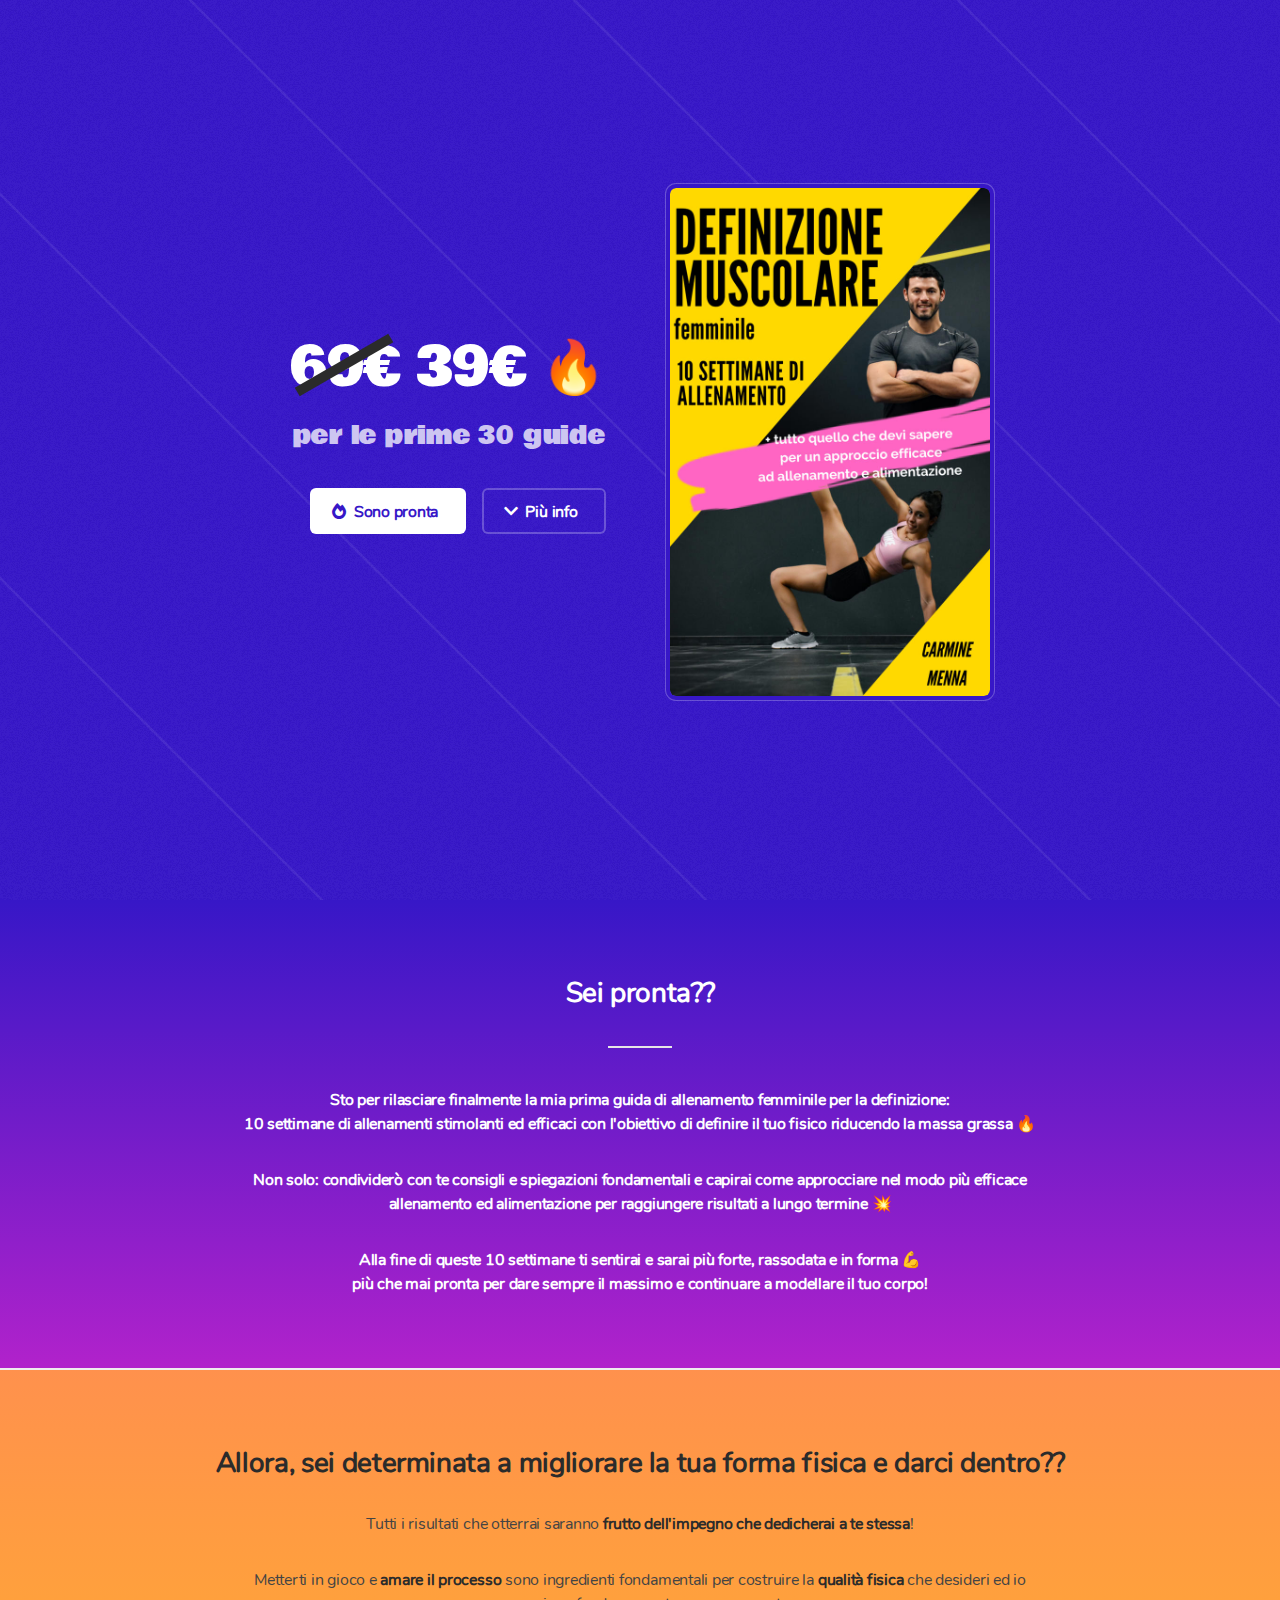
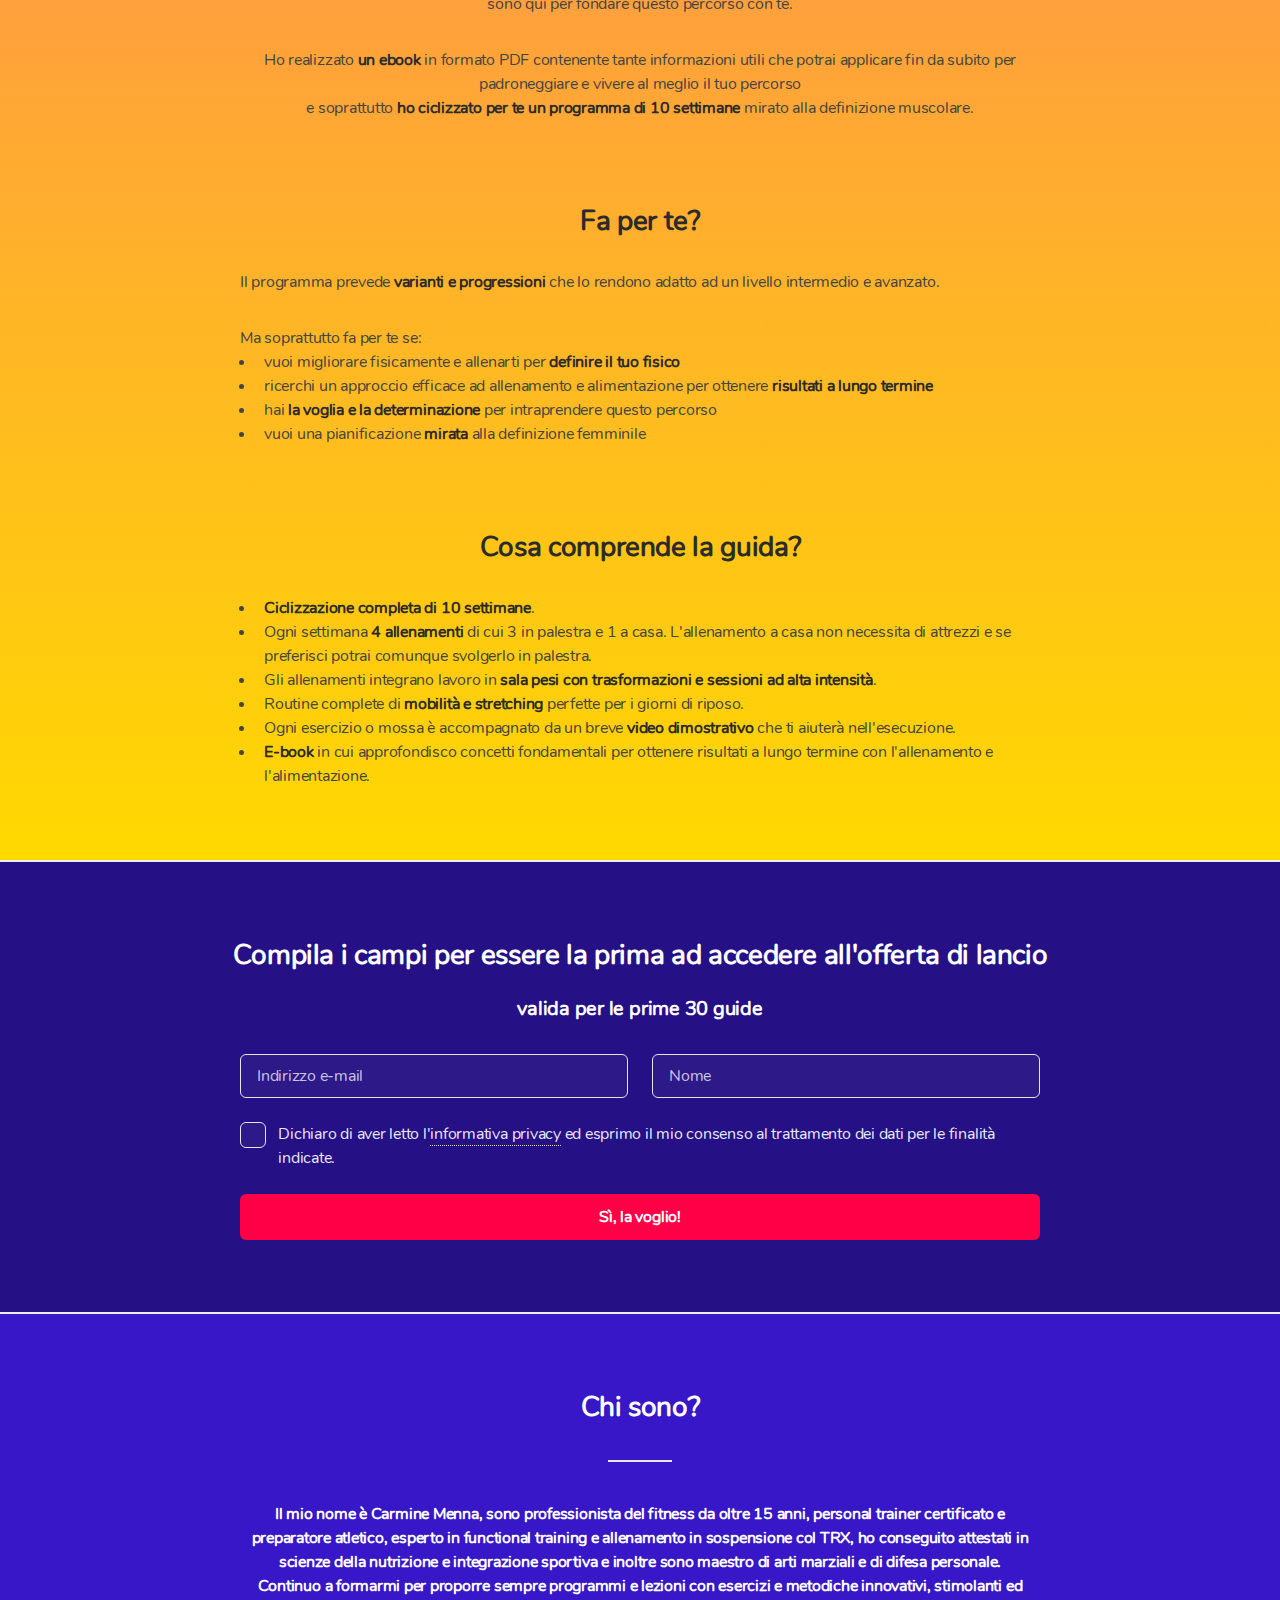
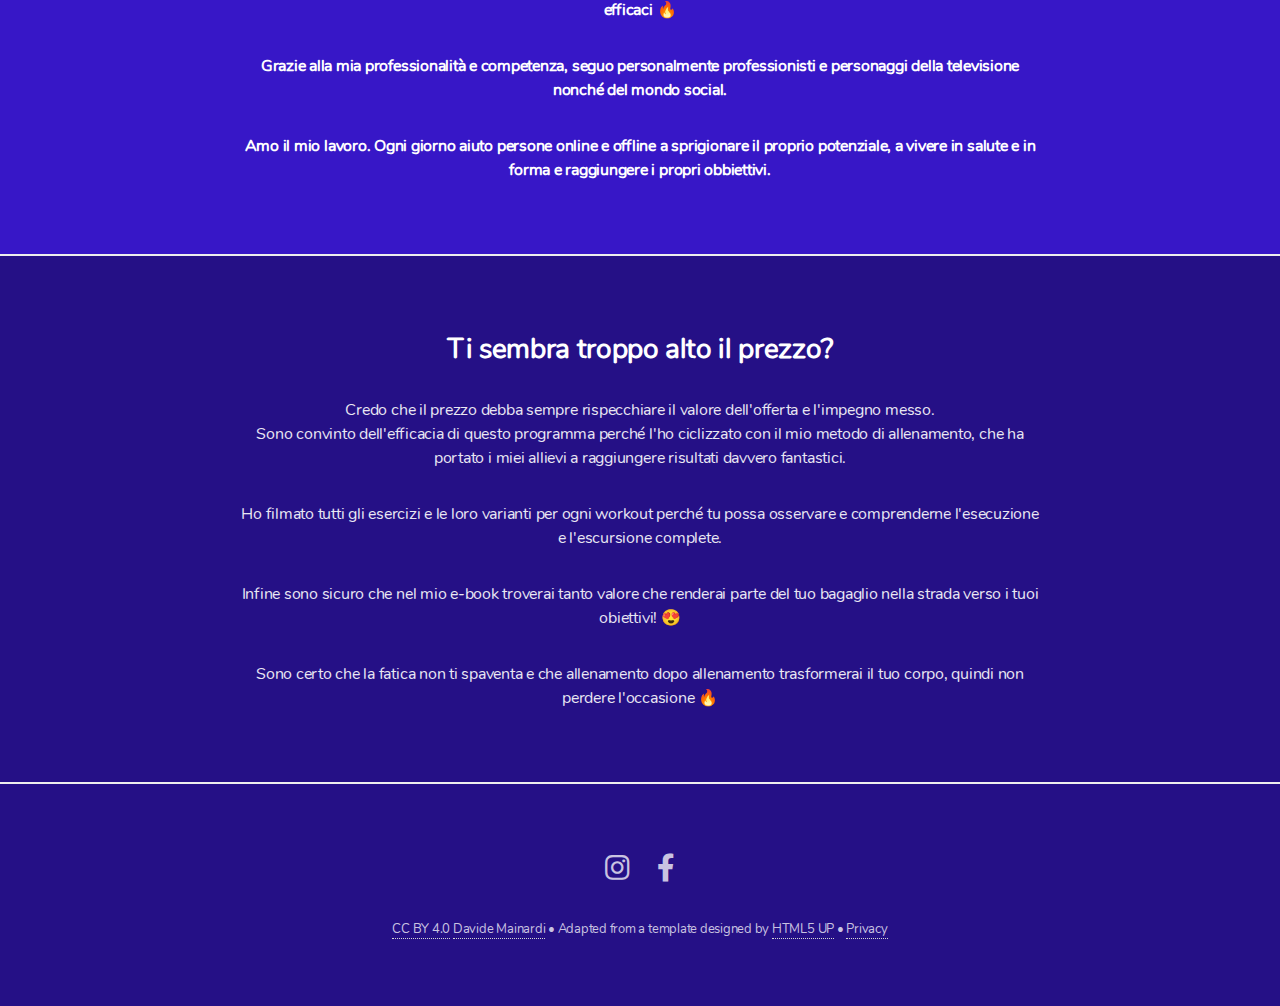
<file: index.html>
<!DOCTYPE HTML>
<!--
	Fractal by HTML5 UP
	html5up.net | @ajlkn
	Free for personal and commercial use under the CCA 3.0 license (html5up.net/license)
-->
<html>
	<head>
		<title>Definizione muscolare</title>
		<meta charset="utf-8" />
		<meta name="viewport" content="width=device-width, initial-scale=1, user-scalable=no" />
		<link rel="stylesheet" href="assets/css/main.css" />
		<link rel="stylesheet" href="assets/css/ihavecookiesManager.css" />
		<noscript><link rel="stylesheet" href="assets/css/noscript.css" /></noscript>
	<!-- Facebook Pixel Code -->
		<noscript>
			<img height="1" width="1" src="https://www.facebook.com/tr?id=494953034737917&ev=PageView&noscript=1"/>
		</noscript>
	<!-- End Facebook Pixel Code -->
	</head>
	<body class="is-preload">

		<!-- Header -->
			<header id="header">
				<div class="content">
					<h1><span class="strikethrough">69€</span> 39€ 🔥</h1>
					<p>per le prime 30 guide</p>
					<ul class="actions">
						<li><a href="#subscribeForm" class="button primary icon solid fa-fire-alt scrolly">Sono pronta</a></li>
						<li><a href="#seiPronto" class="button icon solid fa-chevron-down scrolly">Più info</a></li>
					</ul>
				</div>
				<div class="image poster"><img src="images/locandina.jpg" alt="Definizione muscolare" /></div>
			</header>

		<!-- Sei pronto? -->
			<section id="seiPronto" class="wrapper style4">
				<header class="major">
					<h2><strong>Sei pronta??</strong></h2>
				</header>
                <div class="inner align-center">
					<strong><p>Sto per rilasciare finalmente la mia prima guida di allenamento femminile per la definizione:<br />
10 settimane di allenamenti stimolanti ed efficaci con l'obiettivo di definire il tuo fisico riducendo la massa grassa 🔥</p>
					<p>Non solo: condividerò con te consigli e spiegazioni fondamentali e capirai come approcciare nel modo più efficace allenamento ed alimentazione per raggiungere risultati a lungo termine 💥</p>
					<p>Alla fine di queste 10 settimane ti sentirai e sarai più forte, rassodata e in forma 💪<br />
più che mai pronta per dare sempre il massimo e continuare a modellare il tuo corpo!</p></strong>
				</div>
			</section>

		<!-- Determinato? -->
			<section id="determinato" class="wrapper style5">
				<header class="align-center">
					<h2><strong>Allora, sei determinata a migliorare la tua forma fisica e darci dentro??</strong></h2>
				</header>
                <div class="inner align-center">
					<p>Tutti i risultati che otterrai saranno <strong>frutto dell'impegno che dedicherai a te stessa</strong>!</p>
					<p>Metterti in gioco e <strong>amare il processo</strong> sono ingredienti fondamentali per costruire la <strong>qualità fisica</strong> che desideri ed io sono qui per fondare questo percorso con te.</p>
					<p>Ho realizzato <strong>un ebook</strong> in formato PDF contenente tante informazioni utili che potrai applicare fin da subito per padroneggiare e vivere al meglio il tuo percorso<br />
e soprattutto <strong>ho ciclizzato per te un programma di 10 settimane</strong> mirato alla definizione muscolare.</p>
				</div>
<br/><br/>
				<header class="align-center">
					<h2><strong>Fa per te?</strong></h2>
				</header>
                <div class="inner">
					<p>Il programma prevede <strong>varianti e progressioni</strong> che lo rendono adatto ad un livello intermedio e avanzato.</p>
					Ma soprattutto fa per te se:
					<ul>
						<li>vuoi migliorare fisicamente e allenarti per <strong>definire il tuo fisico</strong></li>
						<li>ricerchi un approccio efficace ad allenamento e alimentazione per ottenere <strong>risultati a lungo termine</strong></li>
						<li>hai <strong>la voglia e la determinazione</strong> per intraprendere questo percorso</li>
						<li>vuoi una pianificazione <strong>mirata</strong> alla definizione femminile</li>
					</ul>
				</div>
<br/><br/>
				<header class="align-center">
					<h2><strong>Cosa comprende la guida?</strong></h2>
				</header>
                <div class="inner">
					<ul>
						<li><strong>Ciclizzazione completa di 10 settimane</strong>.</li>
						<li>Ogni settimana <strong>4 allenamenti</strong> di cui 3 in palestra e 1 a casa. L'allenamento a casa non necessita di attrezzi e se preferisci potrai comunque svolgerlo in palestra.</li>
						<li>Gli allenamenti integrano lavoro in <strong>sala pesi con trasformazioni e sessioni ad alta intensità</strong>.</li>
						<li>Routine complete di <strong>mobilità e stretching</strong> perfette per i giorni di riposo.</li>
						<li>Ogni esercizio o mossa è accompagnato da un breve <strong>video dimostrativo</strong> che ti aiuterà nell'esecuzione.</li>
						<li><strong>E-book</strong> in cui approfondisco concetti fondamentali per ottenere risultati a lungo termine con l'allenamento e l'alimentazione.</li>
					</ul>
				</div>
			</section>

		<!-- Subscribe form -->
			<section id="subscribeForm" class="wrapper style2">
				<header class="align-center">
					<h2><strong>Compila i campi per essere la prima ad accedere all'offerta di lancio</strong></h2>
					<p><strong>valida per le prime 30 guide</strong></p>
				</header>
                <div class="inner">
					<form action="https://carminevittoriafitness.us20.list-manage.com/subscribe/post?u=2d4458c03ecf7671399cebcc2&amp;id=453f7603d7" method="post" id="mc-embedded-subscribe-form" name="mc-embedded-subscribe-form" >
						<div class="row gtr-uniform">
							<div class="col-6 col-12-xsmall">
								<input type="email" name="EMAIL" id="mce-EMAIL" value="" placeholder="Indirizzo e-mail" required />
							</div>
							<div class="col-6 col-12-xsmall">
								<input type="text" name="NOME" id="mce-NOME" value="" placeholder="Nome" required />
							</div>
							<div class="col-12">
								<input type="checkbox" id="demo-copy" name="demo-copy" required />
									<label for="demo-copy">Dichiaro di aver letto l'<a href="privacyPolicySubscribeForm.html">informativa privacy</a> ﻿ed esprimo il mio consenso al trattamento dei dati per le finalità indicate.</label>
							</div>
							<input type="hidden" value="guida definizione" name="MMERGE2" class="required" id="mce-MMERGE2">
							<div class="col-12">
								<ul class="actions fit">
									<li><input type="submit" value="Sì, la voglio!" name="subscribe" class="primary custom-background-color" /></li>
								</ul>
							</div>
						</div>
					</form>
				</div>
			</section>

		<!-- Chi sono? -->
			<section id="chiSono" class="wrapper style1">
				<header class="major">
					<h2><strong>Chi sono?</strong></h2>
				</header>
                <div class="inner align-center">
					<strong><p>Il mio nome è Carmine Menna, sono professionista del fitness da oltre 15 anni, personal trainer certificato e preparatore atletico, esperto in functional training e allenamento in sospensione col TRX, ho conseguito attestati in scienze della nutrizione e integrazione sportiva e inoltre sono maestro di arti marziali e di difesa personale.<br />Continuo a formarmi per proporre sempre programmi e lezioni con esercizi e metodiche innovativi, stimolanti ed efficaci 🔥</p>
					<p>Grazie alla mia professionalità e competenza, seguo personalmente professionisti e personaggi della televisione nonché del mondo social.</p>
					<p>Amo il mio lavoro. Ogni giorno aiuto persone online e offline a sprigionare il proprio potenziale, a vivere in salute e in forma e raggiungere i propri obbiettivi.</p></strong>
				</div>
			</section>

		<!-- Ti sembra troppo alto il prezzo? -->
			<section id="prezzoAlto" class="wrapper style2">
				<header class="align-center">
					<h2><strong>Ti sembra troppo alto il prezzo?</strong></h2>
				</header>
                <div class="inner align-center">
					<p>Credo che il prezzo debba sempre rispecchiare il valore dell'offerta e l'impegno messo.<br />
Sono convinto dell'efficacia di questo programma perché l'ho ciclizzato con il mio metodo di allenamento, che ha portato i miei allievi a raggiungere risultati davvero fantastici.</p>
					<p>Ho filmato tutti gli esercizi e le loro varianti per ogni workout perché tu possa osservare e comprenderne l'esecuzione e l'escursione complete.</p>
					<p>Infine sono sicuro che nel mio e-book troverai tanto valore che renderai parte del tuo bagaglio nella strada verso i tuoi obiettivi! 😍</p>
					<p>Sono certo che la fatica non ti spaventa e che allenamento dopo allenamento trasformerai il tuo corpo, quindi non perdere l'occasione 🔥</p>
				</div>
			</section>

		<!-- Footer -->
			<footer id="footer">
				<ul class="icons">
					<li><a href="https://www.instagram.com/mennacarmine/" target="_blank" class="icon brands fa-instagram"><span class="label">Instagram</span></a></li>
					<li><a href="https://it-it.facebook.com/pino.menna.1" target="_blank" class="icon brands fa-facebook-f"><span class="label">Facebook</span></a></li>
				</ul>
				<p class="copyright"><a href="https://creativecommons.org/licenses/by/4.0/" target="_blank">CC BY 4.0</a> <a href="https://mainardisoluzioni.com" target="_blank">Davide Mainardi</a>
							&bull; 
							Adapted from a template designed by <a href="https://html5up.net" target="_blank">HTML5 UP</a>
							&bull; 
							<a href="privacyPolicy.html">Privacy</a></p>
			</footer>

		<!-- Scripts -->
			<script src="assets/js/jquery.min.js"></script>
			<script src="assets/js/jquery.scrolly.min.js"></script>
			<script src="assets/js/jquery.ihavecookies.min.js"></script>
			<script src="assets/js/browser.min.js"></script>
			<script src="assets/js/breakpoints.min.js"></script>
			<script src="assets/js/util.js"></script>
			<script src="assets/js/main.js"></script>
			<script src="assets/js/ihavecookiesManager.js"></script>
			<!-- Facebook Pixel Code -->
				<script>
				if ($.fn.ihavecookies.preference('marketing') === true) {
			        fb_code();
			    }
			    function fb_code() {
					!function(f,b,e,v,n,t,s)
						{if(f.fbq)return;n=f.fbq=function(){n.callMethod?
							n.callMethod.apply(n,arguments):n.queue.push(arguments)};
						if(!f._fbq)f._fbq=n;n.push=n;n.loaded=!0;n.version='2.0';
						n.queue=[];t=b.createElement(e);t.async=!0;
						t.src=v;s=b.getElementsByTagName(e)[0];
						s.parentNode.insertBefore(t,s)}(window,document,'script','https://connect.facebook.net/en_US/fbevents.js');
					fbq('init', '494953034737917'); 
					fbq('track', 'PageView');
				}
				</script>
			<!-- End Facebook Pixel Code -->
	</body>
</html>
</file>
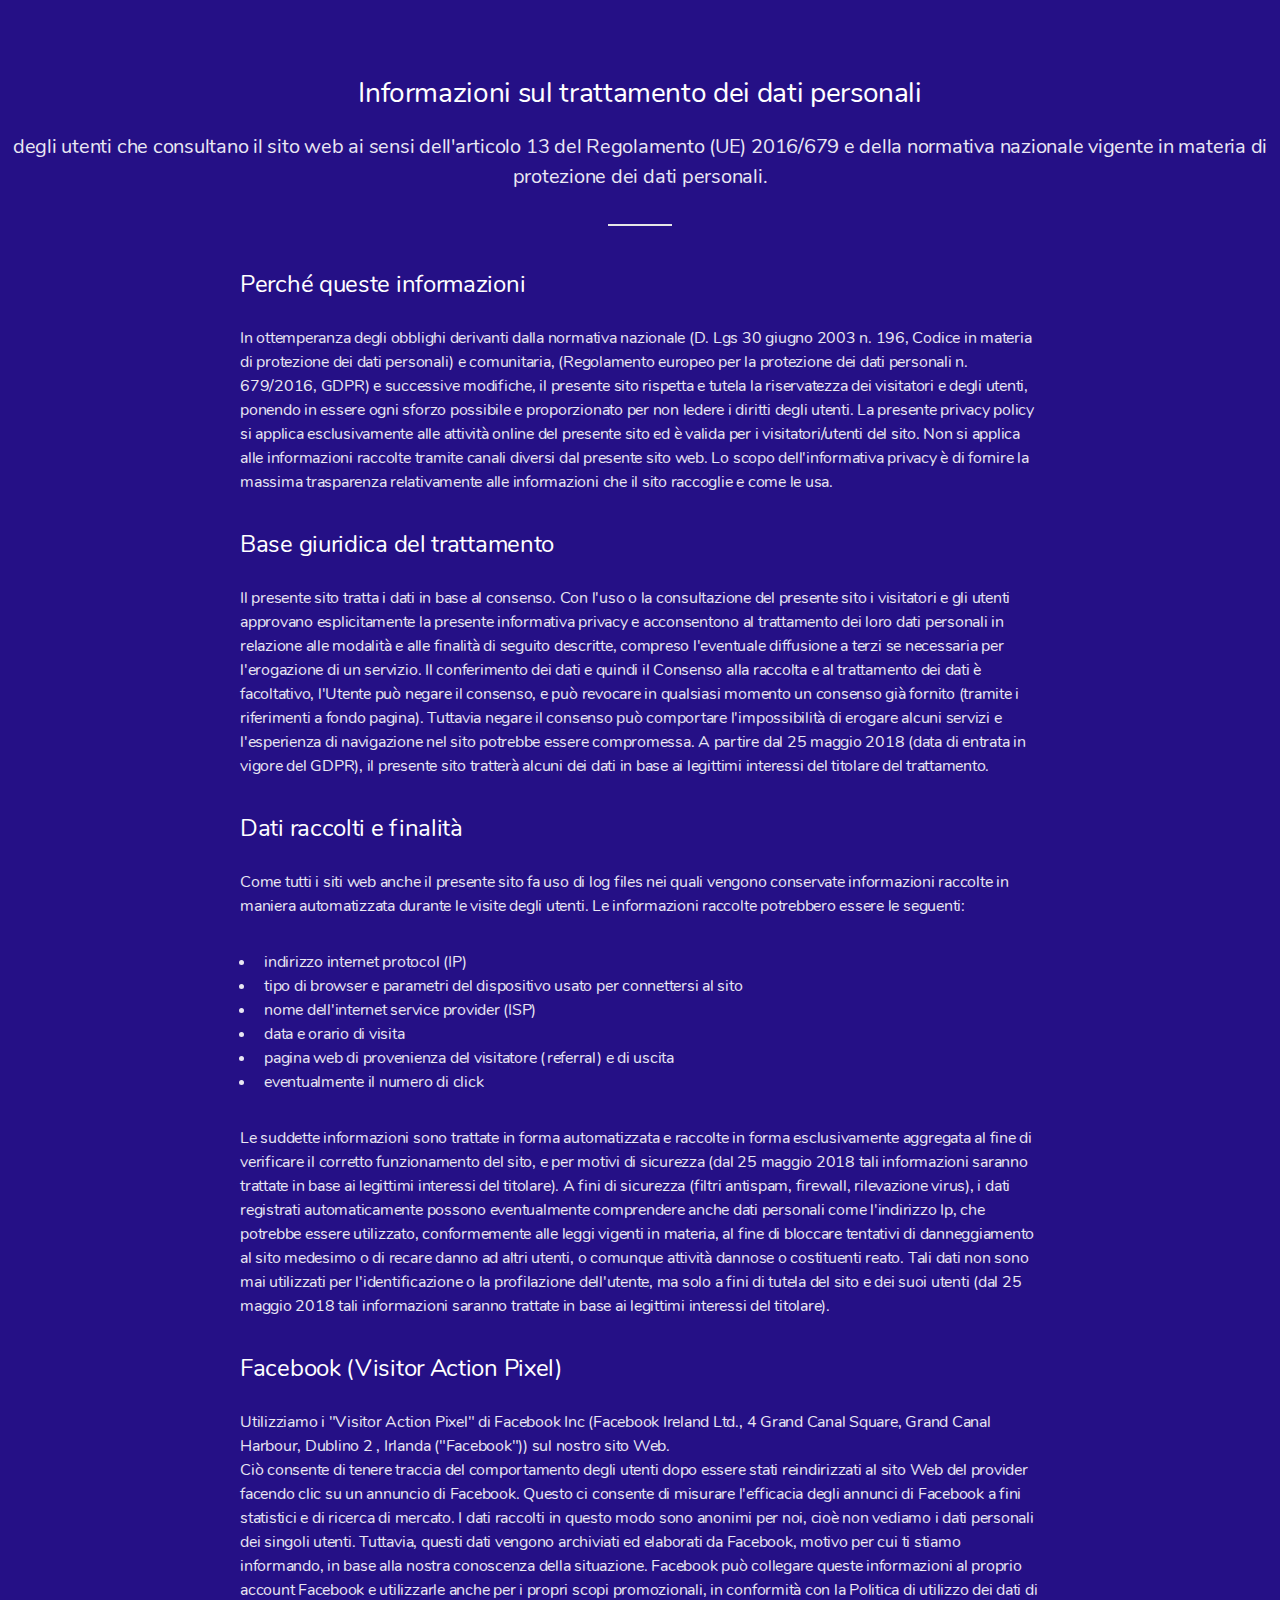
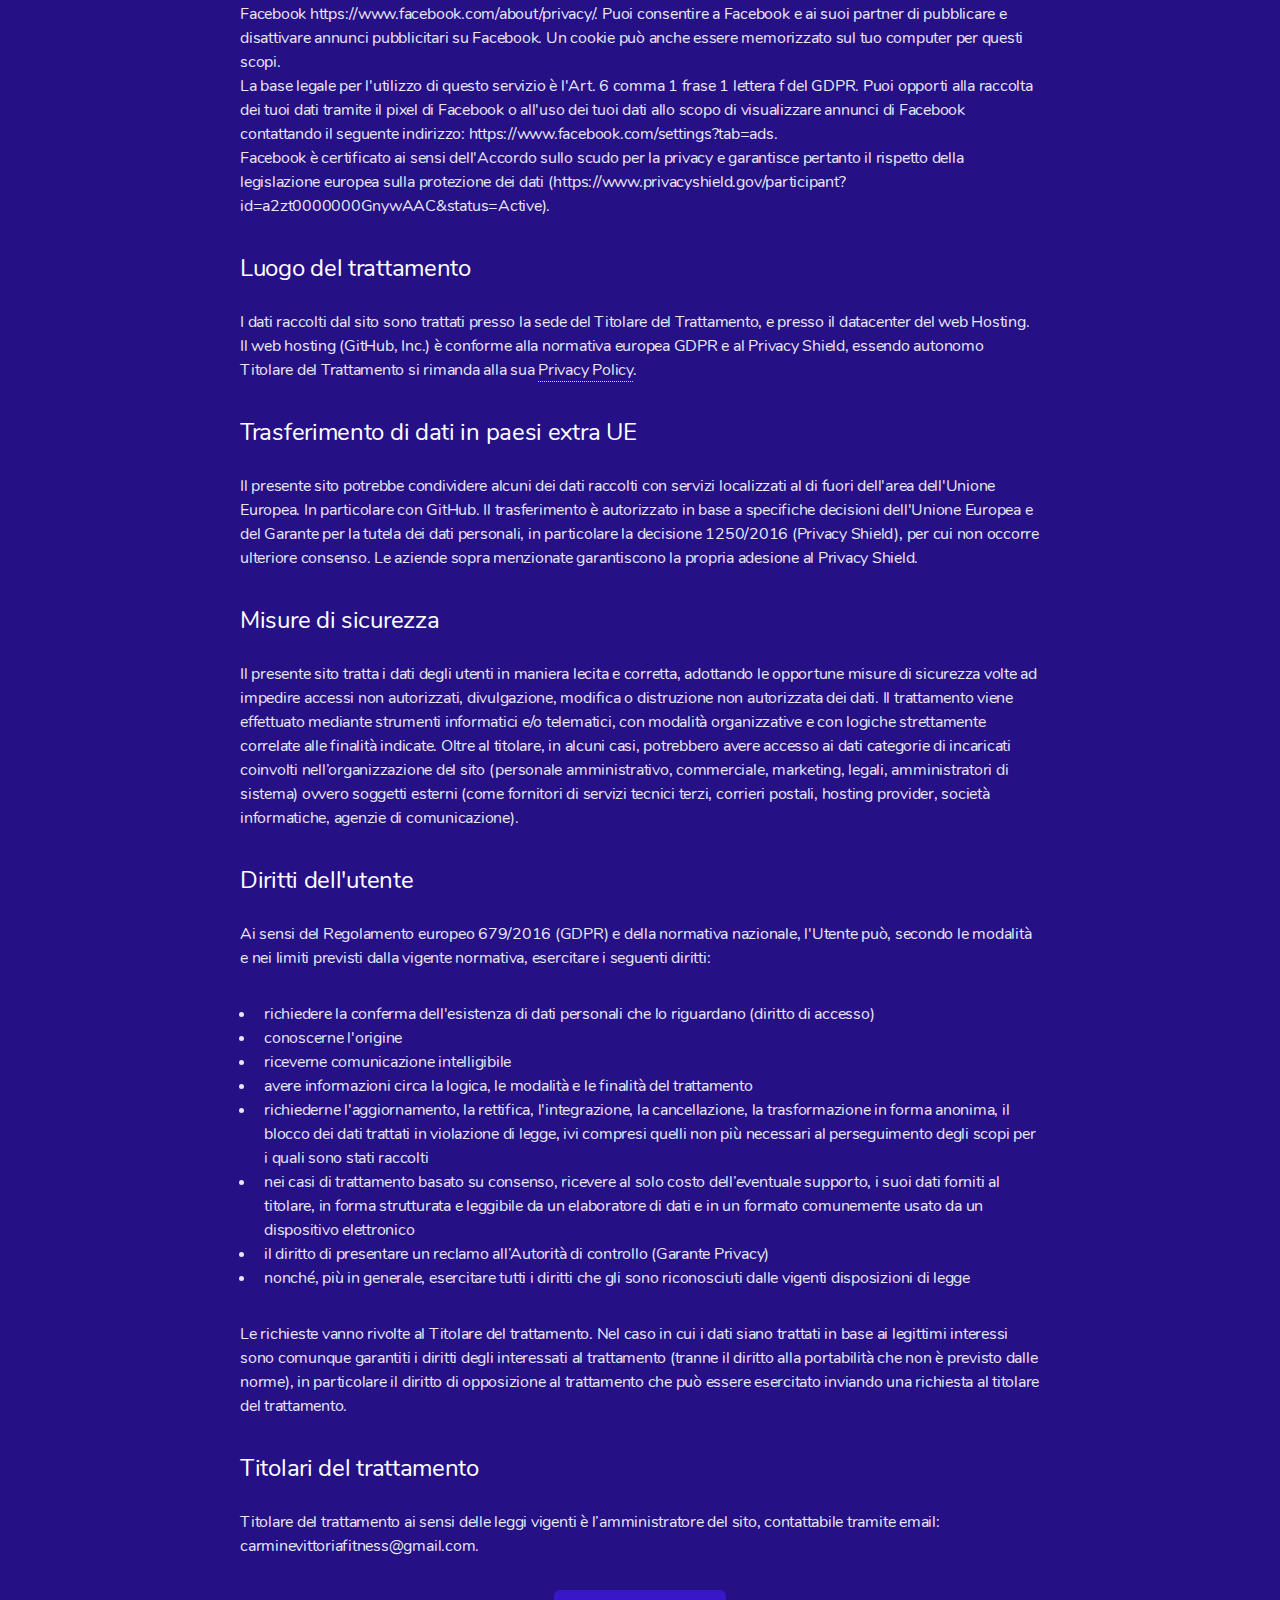
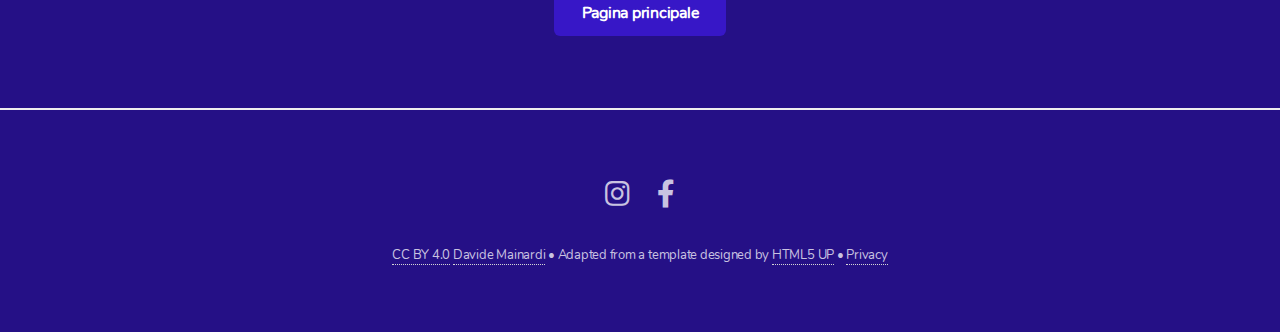
<file: privacyPolicy.html>
<!DOCTYPE HTML>
<!--
	Fractal by HTML5 UP
	html5up.net | @ajlkn
	Free for personal and commercial use under the CCA 3.0 license (html5up.net/license)
-->
<html>
	<head>
		<title>Privacy policy</title>
		<meta charset="utf-8" />
		<meta name="viewport" content="width=device-width, initial-scale=1, user-scalable=no" />
		<link rel="stylesheet" href="assets/css/main.css" />
		<noscript><link rel="stylesheet" href="assets/css/noscript.css" /></noscript>
	</head>
	<body class="is-preload">

		<!-- Privacy policy -->
			<section id="privacyPolicy" class="wrapper style2">
				<header class="major">
					<h2>Informazioni sul trattamento dei dati personali</h2>
					<p>degli utenti che consultano il sito web ai sensi dell'articolo 13 del Regolamento (UE) 2016/679 e della normativa nazionale vigente in materia di protezione dei dati personali.</p>
				</header>
				<div class="inner">
				<h3>Perché queste informazioni</h3>
                <p>In ottemperanza degli obblighi derivanti dalla normativa nazionale (D. Lgs 30 giugno 2003 n. 196, Codice in materia di protezione dei dati personali) e comunitaria, (Regolamento europeo per la protezione dei dati personali n. 679/2016, GDPR) e successive modifiche, il presente sito rispetta e tutela la riservatezza dei visitatori e degli utenti, ponendo in essere ogni sforzo possibile e proporzionato per non ledere i diritti degli utenti. La presente privacy policy si applica esclusivamente alle attività online del presente sito ed è valida per i visitatori/utenti del sito. Non si applica alle informazioni raccolte tramite canali diversi dal presente sito web. Lo scopo dell'informativa privacy è di fornire la massima trasparenza relativamente alle informazioni che il sito raccoglie e come le usa.</p>
                <h3>Base giuridica del trattamento</h3>
				<p>Il presente sito tratta i dati in base al consenso. Con l'uso o la consultazione del presente sito i visitatori e gli utenti approvano esplicitamente la presente informativa privacy e acconsentono al trattamento dei loro dati personali in relazione alle modalità e alle finalità di seguito descritte, compreso l'eventuale diffusione a terzi se necessaria per l'erogazione di un servizio. Il conferimento dei dati e quindi il Consenso alla raccolta e al trattamento dei dati è facoltativo, l'Utente può negare il consenso, e può revocare in qualsiasi momento un consenso già fornito (tramite i riferimenti a fondo pagina). Tuttavia negare il consenso può comportare l'impossibilità di erogare alcuni servizi e l'esperienza di navigazione nel sito potrebbe essere compromessa. A partire dal 25 maggio 2018 (data di entrata in vigore del GDPR), il presente sito tratterà alcuni dei dati in base ai legittimi interessi del titolare del trattamento.</p>
                <h3>Dati raccolti e finalità</h3>
				<p>Come tutti i siti web anche il presente sito fa uso di log files nei quali vengono conservate informazioni raccolte in maniera automatizzata durante le visite degli utenti. Le informazioni raccolte potrebbero essere le seguenti:
					<ul>
						<li>indirizzo internet protocol (IP)</li>
						<li>tipo di browser e parametri del dispositivo usato per connettersi al sito</li>
						<li>nome dell'internet service provider (ISP)</li>
						<li>data e orario di visita</li>
						<li>pagina web di provenienza del visitatore (referral) e di uscita</li>
						<li>eventualmente il numero di click</li>
					</ul>
                    Le suddette informazioni sono trattate in forma automatizzata e raccolte in forma esclusivamente aggregata al fine di verificare il corretto funzionamento del sito, e per motivi di sicurezza (dal 25 maggio 2018 tali informazioni saranno trattate in base ai legittimi interessi del titolare). A fini di sicurezza (filtri antispam, firewall, rilevazione virus), i dati registrati automaticamente possono eventualmente comprendere anche dati personali come l'indirizzo Ip, che potrebbe essere utilizzato, conformemente alle leggi vigenti in materia, al fine di bloccare tentativi di danneggiamento al sito medesimo o di recare danno ad altri utenti, o comunque attività dannose o costituenti reato. Tali dati non sono mai utilizzati per l'identificazione o la profilazione dell'utente, ma solo a fini di tutela del sito e dei suoi utenti (dal 25 maggio 2018 tali informazioni saranno trattate in base ai legittimi interessi del titolare).
                </p>
                <h3 id="facebookPixel">Facebook (Visitor Action Pixel)</h3>
                <p>Utilizziamo i "Visitor Action Pixel" di Facebook Inc (Facebook Ireland Ltd., 4 Grand Canal Square, Grand Canal Harbour, Dublino 2 , Irlanda ("Facebook")) sul nostro sito Web.<br />
Ciò consente di tenere traccia del comportamento degli utenti dopo essere stati reindirizzati al sito Web del provider facendo clic su un annuncio di Facebook. Questo ci consente di misurare l'efficacia degli annunci di Facebook a fini statistici e di ricerca di mercato. I dati raccolti in questo modo sono anonimi per noi, cioè non vediamo i dati personali dei singoli utenti. Tuttavia, questi dati vengono archiviati ed elaborati da Facebook, motivo per cui ti stiamo informando, in base alla nostra conoscenza della situazione. Facebook può collegare queste informazioni al proprio account Facebook e utilizzarle anche per i propri scopi promozionali, in conformità con la Politica di utilizzo dei dati di Facebook https://www.facebook.com/about/privacy/. Puoi consentire a Facebook e ai suoi partner di pubblicare e disattivare annunci pubblicitari su Facebook. Un cookie può anche essere memorizzato sul tuo computer per questi scopi.<br />
La base legale per l'utilizzo di questo servizio è l'Art. 6 comma 1 frase 1 lettera f del GDPR. Puoi opporti alla raccolta dei tuoi dati tramite il pixel di Facebook o all'uso dei tuoi dati allo scopo di visualizzare annunci di Facebook contattando il seguente indirizzo: https://www.facebook.com/settings?tab=ads.<br />
Facebook è certificato ai sensi dell'Accordo sullo scudo per la privacy e garantisce pertanto il rispetto della legislazione europea sulla protezione dei dati (https://www.privacyshield.gov/participant?id=a2zt0000000GnywAAC&status=Active).
                </p>
                <h3>Luogo del trattamento</h3>
				<p>I dati raccolti dal sito sono trattati presso la sede del Titolare del Trattamento, e presso il datacenter del web Hosting. Il web hosting (GitHub, Inc.) è conforme alla normativa europea GDPR e al Privacy Shield, essendo autonomo Titolare del Trattamento si rimanda alla sua <a href="https://help.github.com/en/articles/github-privacy-statement" target="_blank">Privacy Policy</a>.</p>
                <h3>Trasferimento di dati in paesi extra UE</h3>
				<p>Il presente sito potrebbe condividere alcuni dei dati raccolti con servizi localizzati al di fuori dell'area dell'Unione Europea. In particolare con GitHub. Il trasferimento è autorizzato in base a specifiche decisioni dell'Unione Europea e del Garante per la tutela dei dati personali, in particolare la decisione 1250/2016 (Privacy Shield), per cui non occorre ulteriore consenso. Le aziende sopra menzionate garantiscono la propria adesione al Privacy Shield.</p>
                <h3>Misure di sicurezza</h3>
				<p>Il presente sito tratta i dati degli utenti in maniera lecita e corretta, adottando le opportune misure di sicurezza volte ad impedire accessi non autorizzati, divulgazione, modifica o distruzione non autorizzata dei dati. Il trattamento viene effettuato mediante strumenti informatici e/o telematici, con modalità organizzative e con logiche strettamente correlate alle finalità indicate. Oltre al titolare, in alcuni casi, potrebbero avere accesso ai dati categorie di incaricati coinvolti nell’organizzazione del sito (personale amministrativo, commerciale, marketing, legali, amministratori di sistema) ovvero soggetti esterni (come fornitori di servizi tecnici terzi, corrieri postali, hosting provider, società informatiche, agenzie di comunicazione).</p>
                <h3>Diritti dell'utente</h3>
				<p>Ai sensi del Regolamento europeo 679/2016 (GDPR) e della normativa nazionale, l'Utente può, secondo le modalità e nei limiti previsti dalla vigente normativa, esercitare i seguenti diritti:
					<ul>
						<li>richiedere la conferma dell'esistenza di dati personali che lo riguardano (diritto di accesso)</li>
						<li>conoscerne l'origine</li>
						<li>riceverne comunicazione intelligibile</li>
						<li>avere informazioni circa la logica, le modalità e le finalità del trattamento</li>
						<li>richiederne l'aggiornamento, la rettifica, l'integrazione, la cancellazione, la trasformazione in forma anonima, il blocco dei dati trattati in violazione di legge, ivi compresi quelli non più necessari al perseguimento degli scopi per i quali sono stati raccolti</li>
						<li>nei casi di trattamento basato su consenso, ricevere al solo costo dell’eventuale supporto, i suoi dati forniti al titolare, in forma strutturata e leggibile da un elaboratore di dati e in un formato comunemente usato da un dispositivo elettronico</li>
						<li>il diritto di presentare un reclamo all’Autorità di controllo (Garante Privacy)</li>
						<li>nonché, più in generale, esercitare tutti i diritti che gli sono riconosciuti dalle vigenti disposizioni di legge</li>
					</ul>
                Le richieste vanno rivolte al Titolare del trattamento. Nel caso in cui i dati siano trattati in base ai legittimi interessi sono comunque garantiti i diritti degli interessati al trattamento (tranne il diritto alla portabilità che non è previsto dalle norme), in particolare il diritto di opposizione al trattamento che può essere esercitato inviando una richiesta al titolare del trattamento.
                </p>
                <h3>Titolari del trattamento</h3>
				<p>Titolare del trattamento ai sensi delle leggi vigenti è l’amministratore del sito, contattabile tramite email: carminevittoriafitness@gmail.com.</p>
				</div>
			    <footer class="major">
					<ul class="actions special">
						<li><a href="index.html#subscribeForm" class="button primary">Pagina principale</a></li>
					</ul>
				</footer>
			</section>

		<!-- Footer -->
			<footer id="footer">
				<ul class="icons">
					<li><a href="https://www.instagram.com/mennacarmine/" target="_blank" class="icon brands fa-instagram"><span class="label">Instagram</span></a></li>
					<li><a href="https://it-it.facebook.com/pino.menna.1" target="_blank" class="icon brands fa-facebook-f"><span class="label">Facebook</span></a></li>
				</ul>
				<p class="copyright"><a href="https://creativecommons.org/licenses/by/4.0/" target="_blank">CC BY 4.0</a> <a href="https://mainardisoluzioni.com" target="_blank">Davide Mainardi</a>
							&bull; 
							Adapted from a template designed by <a href="https://html5up.net" target="_blank">HTML5 UP</a>
							&bull; 
							<a href="privacyPolicy.html">Privacy</a></p>
			</footer>

		<!-- Scripts -->
			<script src="assets/js/jquery.min.js"></script>
			<script src="assets/js/jquery.scrolly.min.js"></script>
			<script src="assets/js/browser.min.js"></script>
			<script src="assets/js/breakpoints.min.js"></script>
			<script src="assets/js/util.js"></script>
			<script src="assets/js/main.js"></script>

	</body>
</html>
</file>
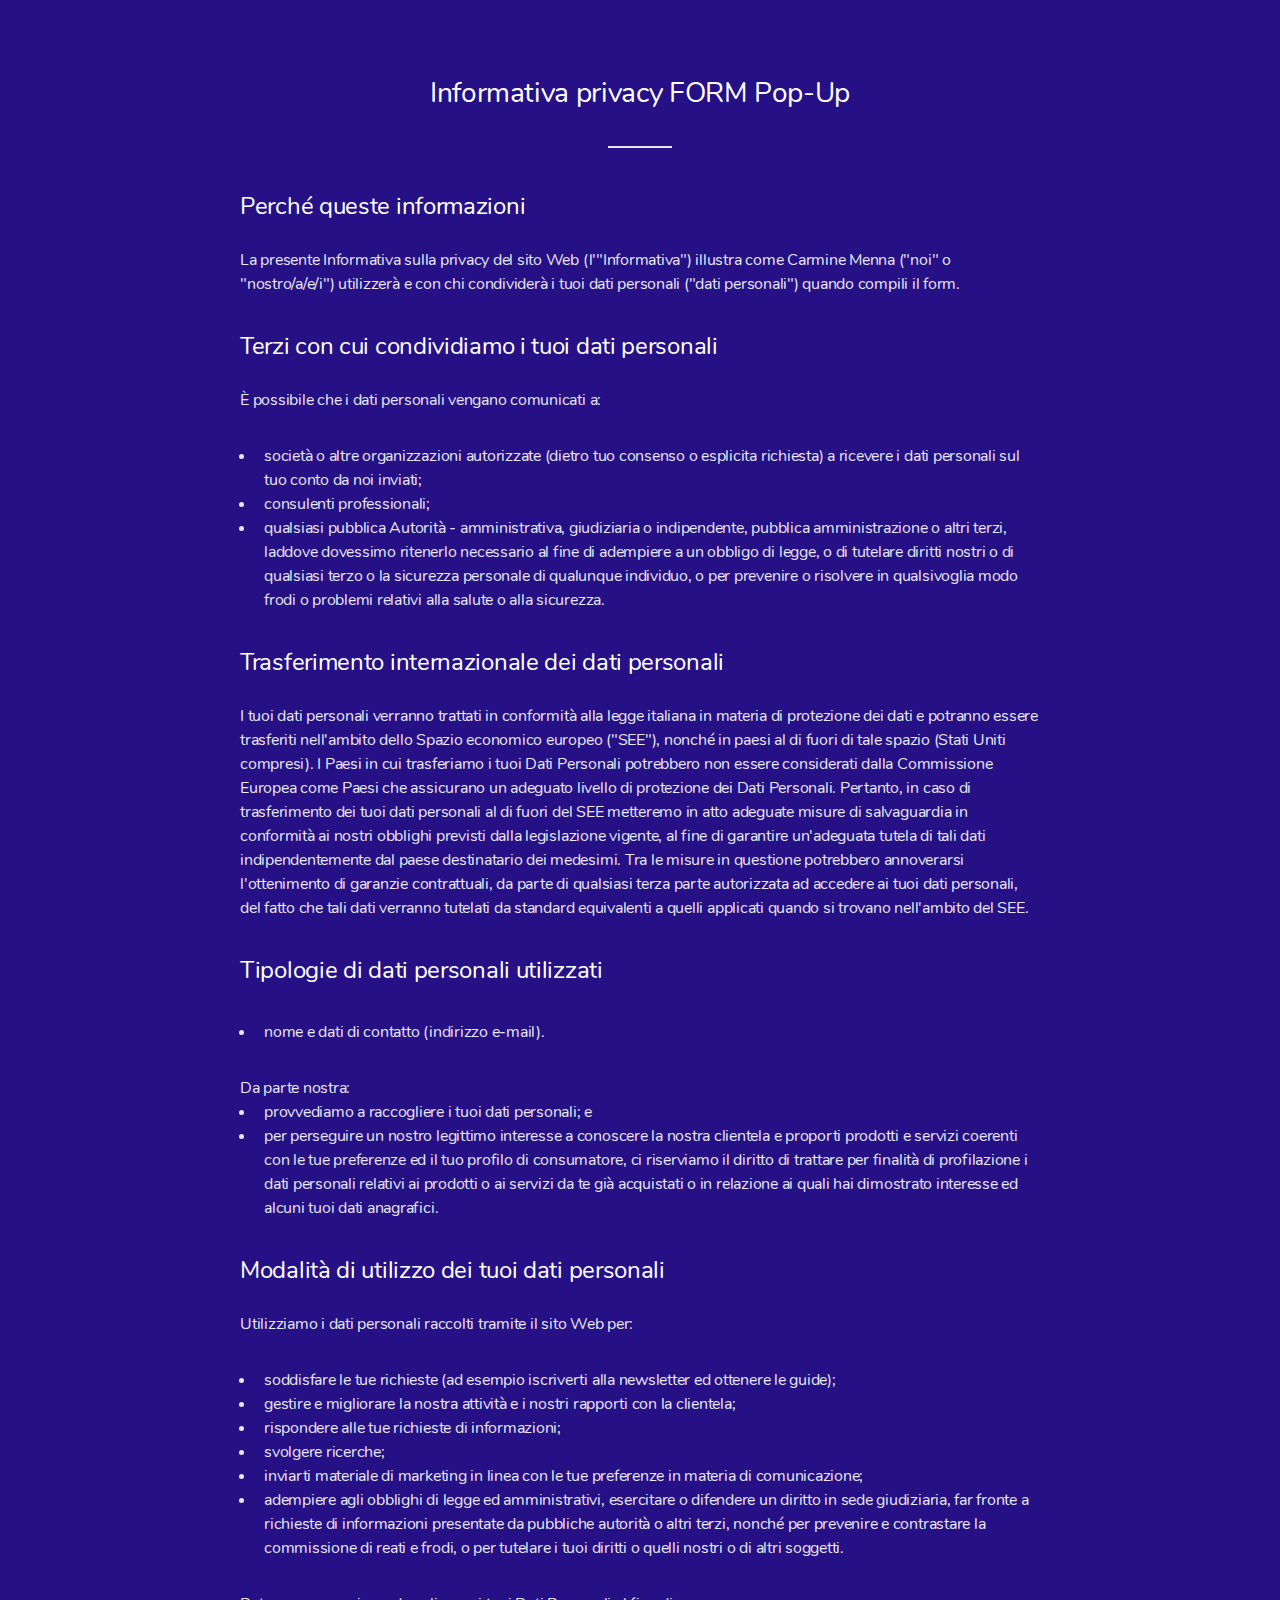
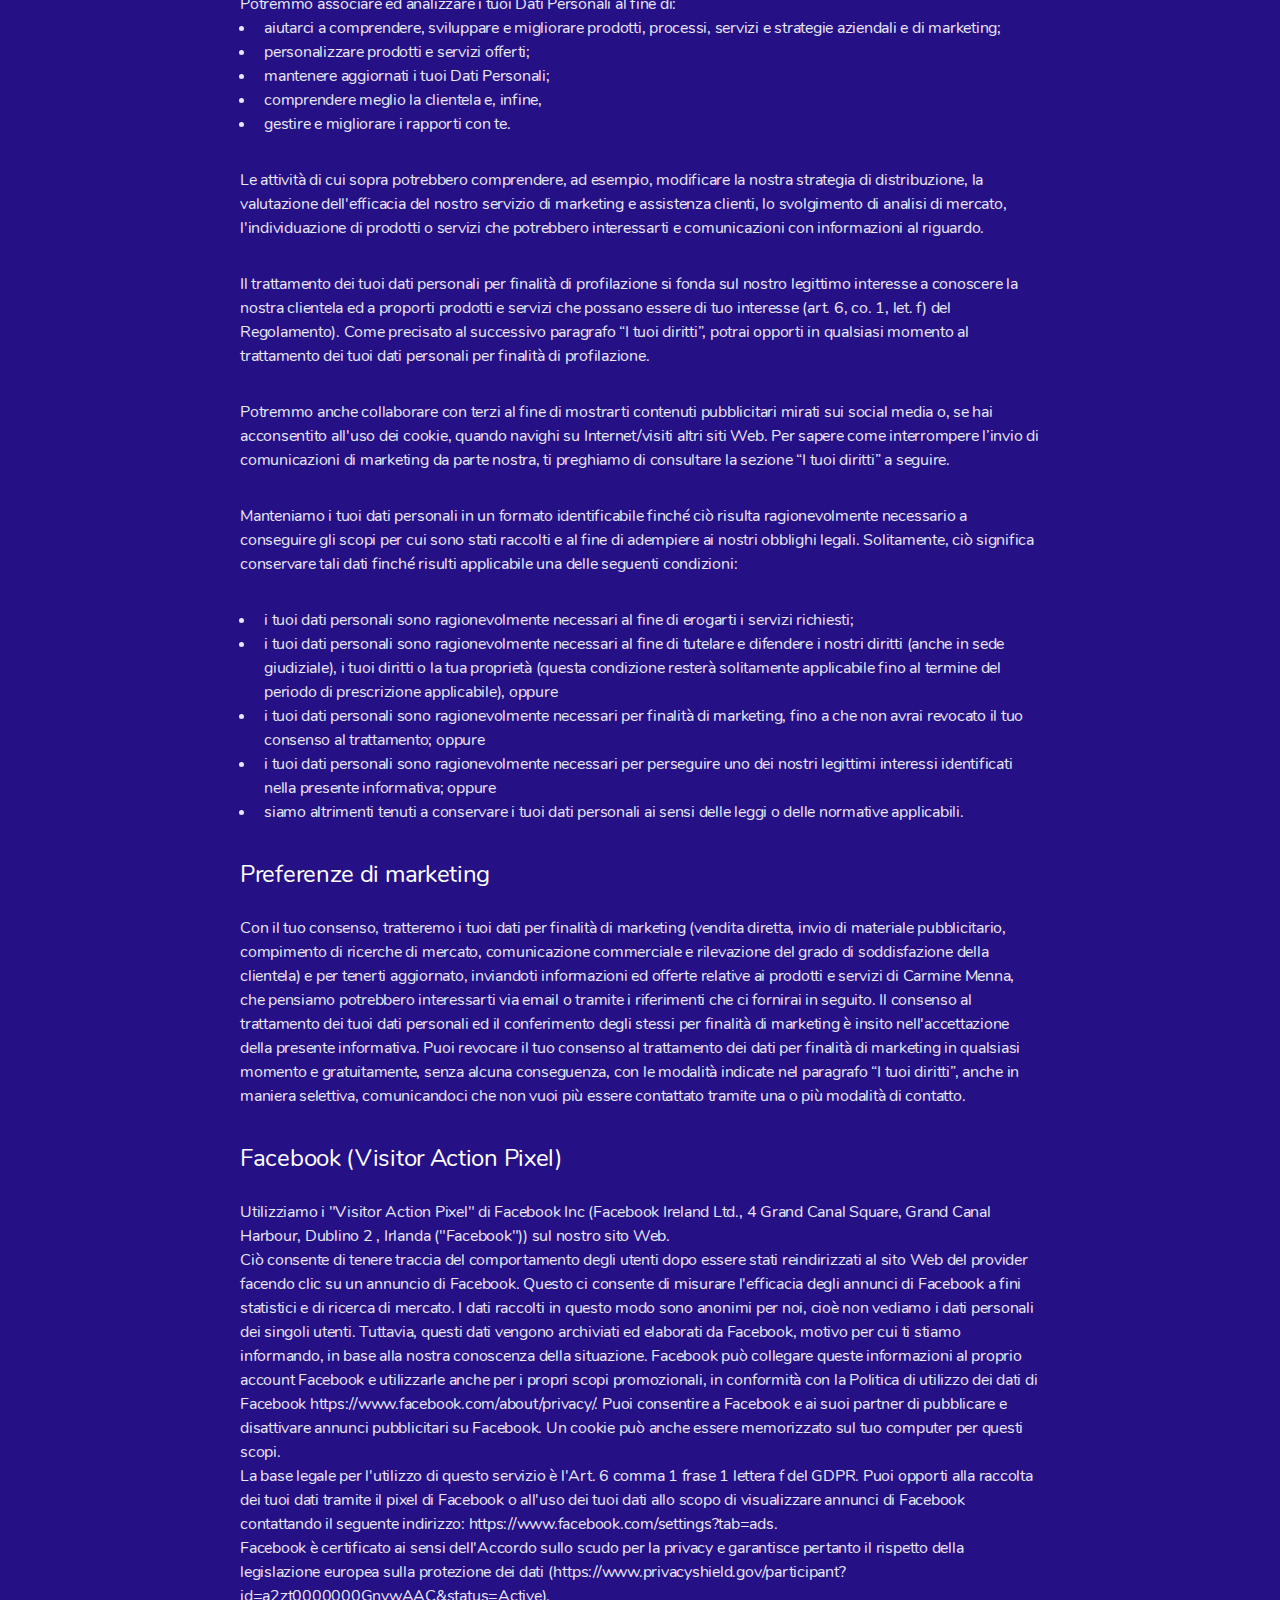
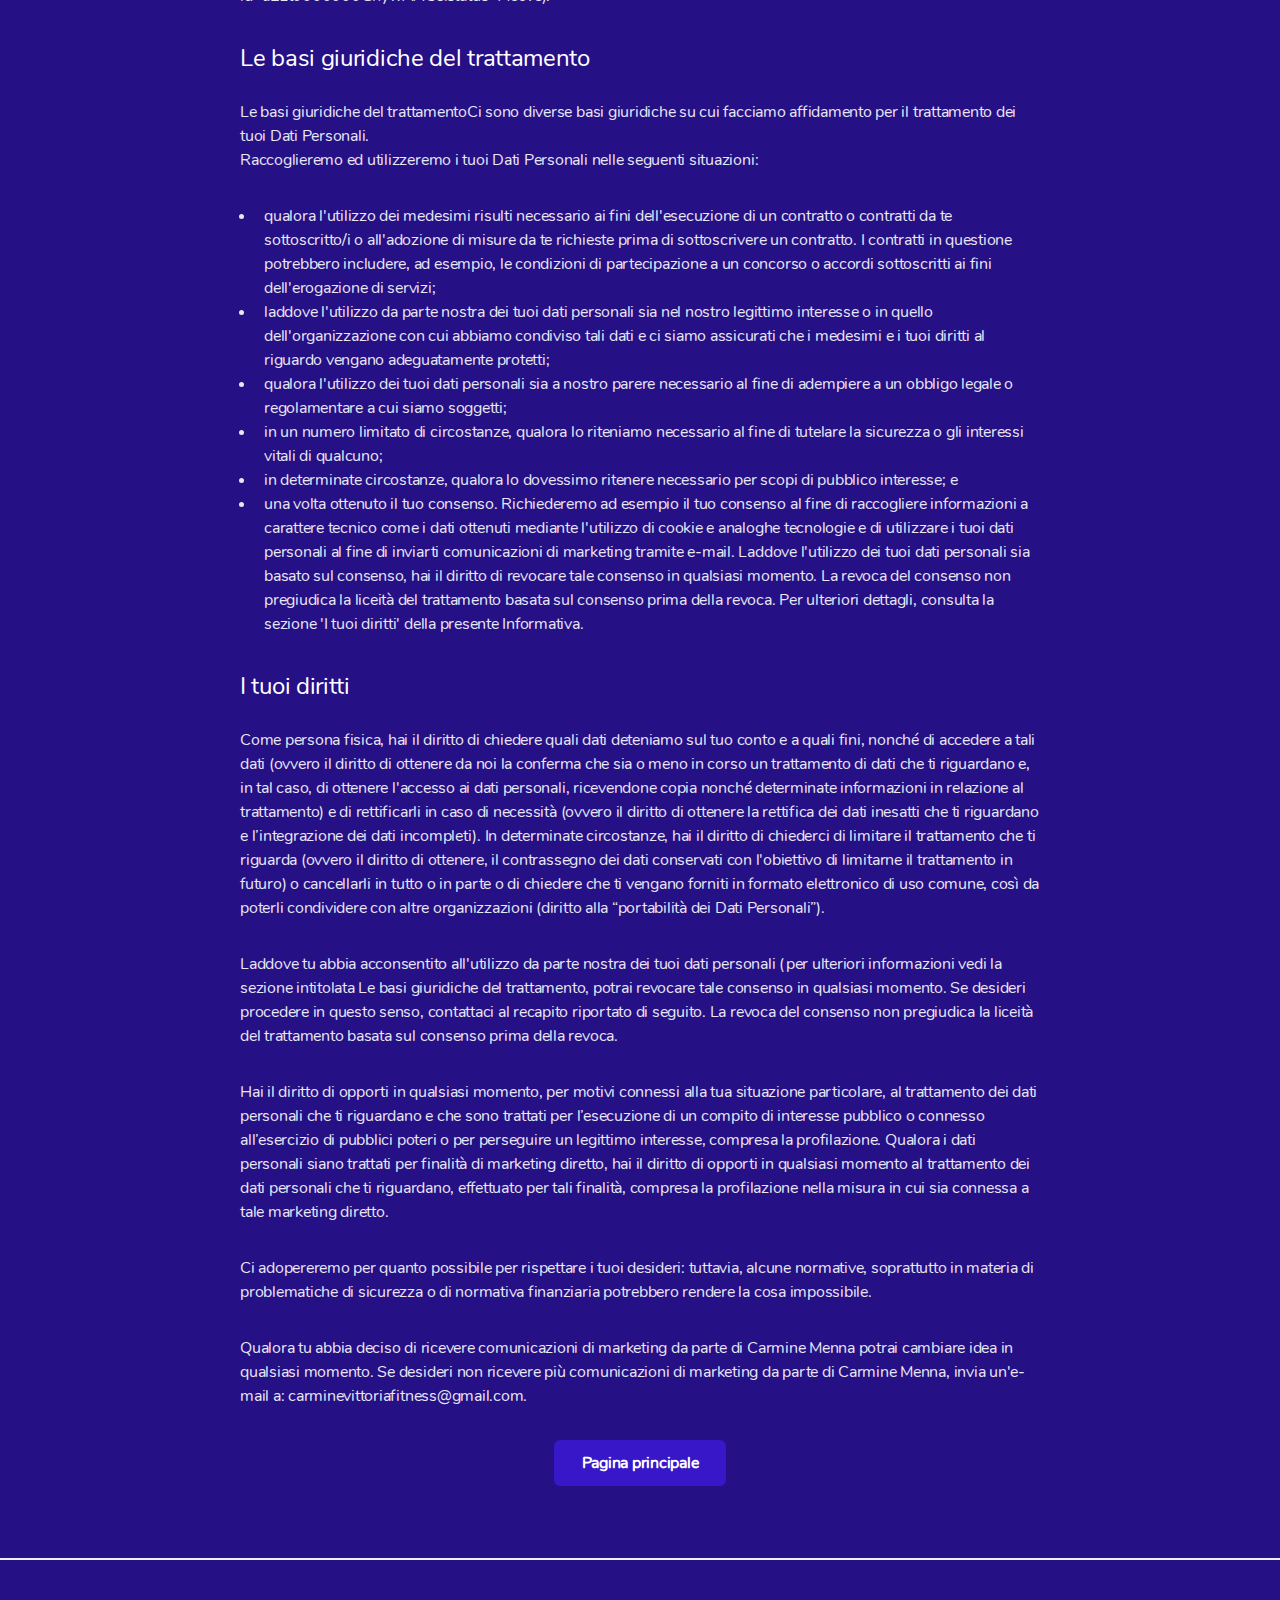
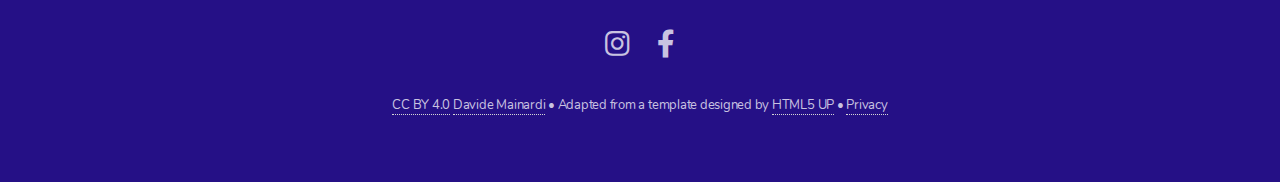
<file: privacyPolicySubscribeForm.html>
<!DOCTYPE HTML>
<!--
	Fractal by HTML5 UP
	html5up.net | @ajlkn
	Free for personal and commercial use under the CCA 3.0 license (html5up.net/license)
-->
<html>
	<head>
		<title>Privacy policy subscribe form</title>
		<meta charset="utf-8" />
		<meta name="viewport" content="width=device-width, initial-scale=1, user-scalable=no" />
		<link rel="stylesheet" href="assets/css/main.css" />
		<noscript><link rel="stylesheet" href="assets/css/noscript.css" /></noscript>
	</head>
	<body class="is-preload">

		<!-- Privacy policy subscribe form -->
			<section id="privacySubscribe" class="wrapper style2">
				<header class="major">
					<h2>Informativa privacy FORM Pop-Up</h2>
				</header>
				<div class="inner">
					<h3>Perché queste informazioni</h3>
					<p>
La presente Informativa sulla privacy del sito Web (l'"Informativa") illustra come Carmine Menna ("noi" o "nostro/a/e/i") utilizzerà e con chi condividerà i tuoi dati personali ("dati personali") quando compili il form.</p>
					<h3>Terzi con cui condividiamo i tuoi dati personali</h3>
					<p>È possibile che i dati personali vengano comunicati a:
						<ul>
							<li>società o altre organizzazioni autorizzate (dietro tuo consenso o esplicita richiesta) a ricevere i dati personali sul tuo conto da noi inviati;</li>
							<li>consulenti professionali;</li>
							<li>qualsiasi pubblica Autorità - amministrativa, giudiziaria o indipendente, pubblica amministrazione o altri terzi, laddove dovessimo ritenerlo necessario al fine di adempiere a un obbligo di legge, o di tutelare diritti nostri o di qualsiasi terzo o la sicurezza personale di qualunque individuo, o per prevenire o risolvere in qualsivoglia modo frodi o problemi relativi alla salute o alla sicurezza.</li>
						</ul>
					</p>
					<h3>Trasferimento internazionale dei dati personali</h3>
					<p>I tuoi dati personali verranno trattati in conformità alla legge italiana in materia di protezione dei dati e potranno essere trasferiti nell'ambito dello Spazio economico europeo ("SEE"), nonché in paesi al di fuori di tale spazio (Stati Uniti compresi). I Paesi in cui trasferiamo i tuoi Dati Personali potrebbero non essere considerati dalla Commissione Europea come Paesi che assicurano un adeguato livello di protezione dei Dati Personali. Pertanto, in caso di trasferimento dei tuoi dati personali al di fuori del SEE metteremo in atto adeguate misure di salvaguardia in conformità ai nostri obblighi previsti dalla legislazione vigente, al fine di garantire un'adeguata tutela di tali dati indipendentemente dal paese destinatario dei medesimi. Tra le misure in questione potrebbero annoverarsi l'ottenimento di garanzie contrattuali, da parte di qualsiasi terza parte autorizzata ad accedere ai tuoi dati personali, del fatto che tali dati verranno tutelati da standard equivalenti a quelli applicati quando si trovano nell'ambito del SEE.
					</p>
					<h3>Tipologie di dati personali utilizzati</h3>
					<p>
						<ul>
							<li>nome e dati di contatto (indirizzo e-mail).</li>
						</ul>
Da parte nostra:
						<ul>
							<li>provvediamo a raccogliere i tuoi dati personali; e</li>
							<li>per perseguire un nostro legittimo interesse a conoscere la nostra clientela e proporti prodotti e servizi coerenti con le tue preferenze ed il tuo profilo di consumatore, ci riserviamo il diritto di trattare per finalità di profilazione i dati personali relativi ai prodotti o ai servizi da te già acquistati o in relazione ai quali hai dimostrato interesse ed alcuni tuoi dati anagrafici.</li>
						</ul>
					</p>
					<h3>Modalità di utilizzo dei tuoi dati personali</h3>
					<p>Utilizziamo i dati personali raccolti tramite il sito Web per:
						<ul>
							<li>soddisfare le tue richieste (ad esempio iscriverti alla newsletter ed ottenere le guide);</li>
							<li>gestire e migliorare la nostra attività e i nostri rapporti con la clientela;</li>
							<li>rispondere alle tue richieste di informazioni;</li>
							<li>svolgere ricerche;</li>
							<li>inviarti materiale di marketing in linea con le tue preferenze in materia di comunicazione;</li>
							<li>adempiere agli obblighi di legge ed amministrativi, esercitare o difendere un diritto in sede giudiziaria, far fronte a richieste di informazioni presentate da pubbliche autorità o altri terzi, nonché per prevenire e contrastare la commissione di reati e frodi, o per tutelare i tuoi diritti o quelli nostri o di altri soggetti.</li>
						</ul>
Potremmo associare ed analizzare i tuoi Dati Personali al fine di:
						<ul>
							<li>aiutarci a comprendere, sviluppare e migliorare prodotti, processi, servizi e strategie aziendali e di marketing;</li>
							<li>personalizzare prodotti e servizi offerti;</li>
							<li>mantenere aggiornati i tuoi Dati Personali;</li>
							<li>comprendere meglio la clientela e, infine,</li>
							<li>gestire e migliorare i rapporti con te.</li>
						</ul>
Le attività di cui sopra potrebbero comprendere, ad esempio, modificare la nostra strategia di distribuzione, la valutazione dell'efficacia del nostro servizio di marketing e assistenza clienti, lo svolgimento di analisi di mercato, l'individuazione di prodotti o servizi che potrebbero interessarti e comunicazioni con informazioni al riguardo.
					</p>
					<p>Il trattamento dei tuoi dati personali per finalità di profilazione si fonda sul nostro legittimo interesse a conoscere la nostra clientela ed a proporti prodotti e servizi che possano essere di tuo interesse (art. 6, co. 1, let. f) del Regolamento). Come precisato al successivo paragrafo “I tuoi diritti”, potrai opporti in qualsiasi momento al trattamento dei tuoi dati personali per finalità di profilazione.
					</p>
					<p>Potremmo anche collaborare con terzi al fine di mostrarti contenuti pubblicitari mirati sui social media o, se hai acconsentito all'uso dei cookie, quando navighi su Internet/visiti altri siti Web. Per sapere come interrompere l’invio di comunicazioni di marketing da parte nostra, ti preghiamo di consultare la sezione “I tuoi diritti” a seguire.
					</p>
					<p>Manteniamo i tuoi dati personali in un formato identificabile finché ciò risulta ragionevolmente necessario a conseguire gli scopi per cui sono stati raccolti e al fine di adempiere ai nostri obblighi legali. Solitamente, ciò significa conservare tali dati finché risulti applicabile una delle seguenti condizioni:
						<ul>
							<li>i tuoi dati personali sono ragionevolmente necessari al fine di erogarti i servizi richiesti;</li>
							<li>i tuoi dati personali sono ragionevolmente necessari al fine di tutelare e difendere i nostri diritti (anche in sede giudiziale), i tuoi diritti o la tua proprietà (questa condizione resterà solitamente applicabile fino al termine del periodo di prescrizione applicabile), oppure</li>
							<li>i tuoi dati personali sono ragionevolmente necessari per finalità di marketing, fino a che non avrai revocato il tuo consenso al trattamento; oppure</li>
							<li>i tuoi dati personali sono ragionevolmente necessari per perseguire uno dei nostri legittimi interessi identificati nella presente informativa; oppure</li>
							<li>siamo altrimenti tenuti a conservare i tuoi dati personali ai sensi delle leggi o delle normative applicabili.</li>
						</ul>
					</p>
					<h3>Preferenze di marketing</h3>
					<p>Con il tuo consenso, tratteremo i tuoi dati per finalità di marketing (vendita diretta, invio di materiale pubblicitario, compimento di ricerche di mercato, comunicazione commerciale e rilevazione del grado di soddisfazione della clientela) e per tenerti aggiornato, inviandoti informazioni ed offerte relative ai prodotti e servizi di Carmine Menna, che pensiamo potrebbero interessarti via email o tramite i riferimenti che ci fornirai in seguito. Il consenso al trattamento dei tuoi dati personali ed il conferimento degli stessi per finalità di marketing è insito nell'accettazione della presente informativa. Puoi revocare il tuo consenso al trattamento dei dati per finalità di marketing in qualsiasi momento e gratuitamente, senza alcuna conseguenza, con le modalità indicate nel paragrafo “I tuoi diritti”, anche in maniera selettiva, comunicandoci che non vuoi più essere contattato tramite una o più modalità di contatto.
					</p>
                	<h3 id="facebookPixel">Facebook (Visitor Action Pixel)</h3>
                	<p>Utilizziamo i "Visitor Action Pixel" di Facebook Inc (Facebook Ireland Ltd., 4 Grand Canal Square, Grand Canal Harbour, Dublino 2 , Irlanda ("Facebook")) sul nostro sito Web.<br />
Ciò consente di tenere traccia del comportamento degli utenti dopo essere stati reindirizzati al sito Web del provider facendo clic su un annuncio di Facebook. Questo ci consente di misurare l'efficacia degli annunci di Facebook a fini statistici e di ricerca di mercato. I dati raccolti in questo modo sono anonimi per noi, cioè non vediamo i dati personali dei singoli utenti. Tuttavia, questi dati vengono archiviati ed elaborati da Facebook, motivo per cui ti stiamo informando, in base alla nostra conoscenza della situazione. Facebook può collegare queste informazioni al proprio account Facebook e utilizzarle anche per i propri scopi promozionali, in conformità con la Politica di utilizzo dei dati di Facebook https://www.facebook.com/about/privacy/. Puoi consentire a Facebook e ai suoi partner di pubblicare e disattivare annunci pubblicitari su Facebook. Un cookie può anche essere memorizzato sul tuo computer per questi scopi.<br />
La base legale per l'utilizzo di questo servizio è l'Art. 6 comma 1 frase 1 lettera f del GDPR. Puoi opporti alla raccolta dei tuoi dati tramite il pixel di Facebook o all'uso dei tuoi dati allo scopo di visualizzare annunci di Facebook contattando il seguente indirizzo: https://www.facebook.com/settings?tab=ads.<br />
Facebook è certificato ai sensi dell'Accordo sullo scudo per la privacy e garantisce pertanto il rispetto della legislazione europea sulla protezione dei dati (https://www.privacyshield.gov/participant?id=a2zt0000000GnywAAC&status=Active).
                	</p>
					<h3>Le basi giuridiche del trattamento</h3>
					<p>Le basi giuridiche del trattamentoCi sono diverse basi giuridiche su cui facciamo affidamento per il trattamento dei tuoi Dati Personali.<br />
Raccoglieremo ed utilizzeremo i tuoi Dati Personali nelle seguenti situazioni:
						<ul>
							<li>qualora l'utilizzo dei medesimi risulti necessario ai fini dell'esecuzione di un contratto o contratti da te sottoscritto/i o all'adozione di misure da te richieste prima di sottoscrivere un contratto. I contratti in questione potrebbero includere, ad esempio, le condizioni di partecipazione a un concorso o accordi sottoscritti ai fini dell'erogazione di servizi;</li>
							<li>laddove l'utilizzo da parte nostra dei tuoi dati personali sia nel nostro legittimo interesse o in quello dell'organizzazione con cui abbiamo condiviso tali dati e ci siamo assicurati che i medesimi e i tuoi diritti al riguardo vengano adeguatamente protetti;</li>
							<li>qualora l'utilizzo dei tuoi dati personali sia a nostro parere necessario al fine di adempiere a un obbligo legale o regolamentare a cui siamo soggetti;</li>
							<li>in un numero limitato di circostanze, qualora lo riteniamo necessario al fine di tutelare la sicurezza o gli interessi vitali di qualcuno;</li>
							<li>in determinate circostanze, qualora lo dovessimo ritenere necessario per scopi di pubblico interesse; e</li>
							<li>una volta ottenuto il tuo consenso. Richiederemo ad esempio il tuo consenso al fine di raccogliere informazioni a carattere tecnico come i dati ottenuti mediante l'utilizzo di cookie e analoghe tecnologie e di utilizzare i tuoi dati personali al fine di inviarti comunicazioni di marketing tramite e-mail. Laddove l'utilizzo dei tuoi dati personali sia basato sul consenso, hai il diritto di revocare tale consenso in qualsiasi momento. La revoca del consenso non pregiudica la liceità del trattamento basata sul consenso prima della revoca. Per ulteriori dettagli, consulta la sezione 'I tuoi diritti' della presente Informativa.</li>
						</ul>
					</p>
					<h3>I tuoi diritti</h3>
					<p>Come persona fisica, hai il diritto di chiedere quali dati deteniamo sul tuo conto e a quali fini, nonché di accedere a tali dati (ovvero il diritto di ottenere da noi la conferma che sia o meno in corso un trattamento di dati che ti riguardano e, in tal caso, di ottenere l'accesso ai dati personali, ricevendone copia nonché determinate informazioni in relazione al trattamento) e di rettificarli in caso di necessità (ovvero il diritto di ottenere la rettifica dei dati inesatti che ti riguardano e l’integrazione dei dati incompleti). In determinate circostanze, hai il diritto di  chiederci di limitare il trattamento che ti riguarda (ovvero il diritto di ottenere, il contrassegno dei dati conservati con l'obiettivo di limitarne il trattamento in futuro) o cancellarli in tutto o in parte o di chiedere che ti vengano forniti in formato elettronico di uso comune, così da poterli condividere con altre organizzazioni (diritto alla “portabilità dei Dati Personali”).
					</p>
					<p>Laddove tu abbia acconsentito all'utilizzo da parte nostra dei tuoi dati personali (per ulteriori informazioni vedi la sezione intitolata Le basi giuridiche del trattamento, potrai revocare tale consenso in qualsiasi momento. Se desideri procedere in questo senso, contattaci al recapito riportato di seguito. La revoca del consenso non pregiudica la liceità del trattamento basata sul consenso prima della revoca.
					</p>
					<p>Hai il diritto di opporti in qualsiasi momento, per motivi connessi alla tua situazione particolare, al trattamento dei dati personali che ti riguardano e che sono trattati per l’esecuzione di un compito di interesse pubblico o connesso all’esercizio di pubblici poteri o per perseguire un legittimo interesse, compresa la profilazione. Qualora i dati personali siano trattati per finalità di marketing diretto, hai il diritto di opporti in qualsiasi momento al trattamento dei dati personali che ti riguardano, effettuato per tali finalità, compresa la profilazione nella misura in cui sia connessa a tale marketing diretto.
					</p>
					<p>Ci adopereremo per quanto possibile per rispettare i tuoi desideri: tuttavia, alcune normative, soprattutto in materia di problematiche di sicurezza o di normativa finanziaria potrebbero rendere la cosa impossibile.
					</p>
					<p>Qualora tu abbia deciso di ricevere comunicazioni di marketing da parte di Carmine Menna potrai cambiare idea in qualsiasi momento. Se desideri non ricevere più comunicazioni di marketing da parte di Carmine Menna, invia un'e-mail a: carminevittoriafitness@gmail.com.
					</p>
				</div>
			    <footer class="major">
						<ul class="actions special">
							<li><a href="index.html#subscribeForm" class="button primary">Pagina principale</a></li>
						</ul>
					</footer>
			</section>

		<!-- Footer -->
			<footer id="footer">
					<ul class="icons">
						<li><a href="https://www.instagram.com/mennacarmine/" target="_blank" class="icon brands fa-instagram"><span class="label">Instagram</span></a></li>
						<li><a href="https://it-it.facebook.com/pino.menna.1" target="_blank" class="icon brands fa-facebook-f"><span class="label">Facebook</span></a></li>
					</ul>
					<p class="copyright"><a href="https://creativecommons.org/licenses/by/4.0/" target="_blank">CC BY 4.0</a> <a href="https://mainardisoluzioni.com" target="_blank">Davide Mainardi</a>
								&bull; 
								Adapted from a template designed by <a href="https://html5up.net" target="_blank">HTML5 UP</a>
								&bull; 
								<a href="privacyPolicy.html">Privacy</a></p>
			</footer>

		<!-- Scripts -->
			<script src="assets/js/jquery.min.js"></script>
			<script src="assets/js/jquery.scrolly.min.js"></script>
			<script src="assets/js/browser.min.js"></script>
			<script src="assets/js/breakpoints.min.js"></script>
			<script src="assets/js/util.js"></script>
			<script src="assets/js/main.js"></script>

	</body>
</html>
</file>
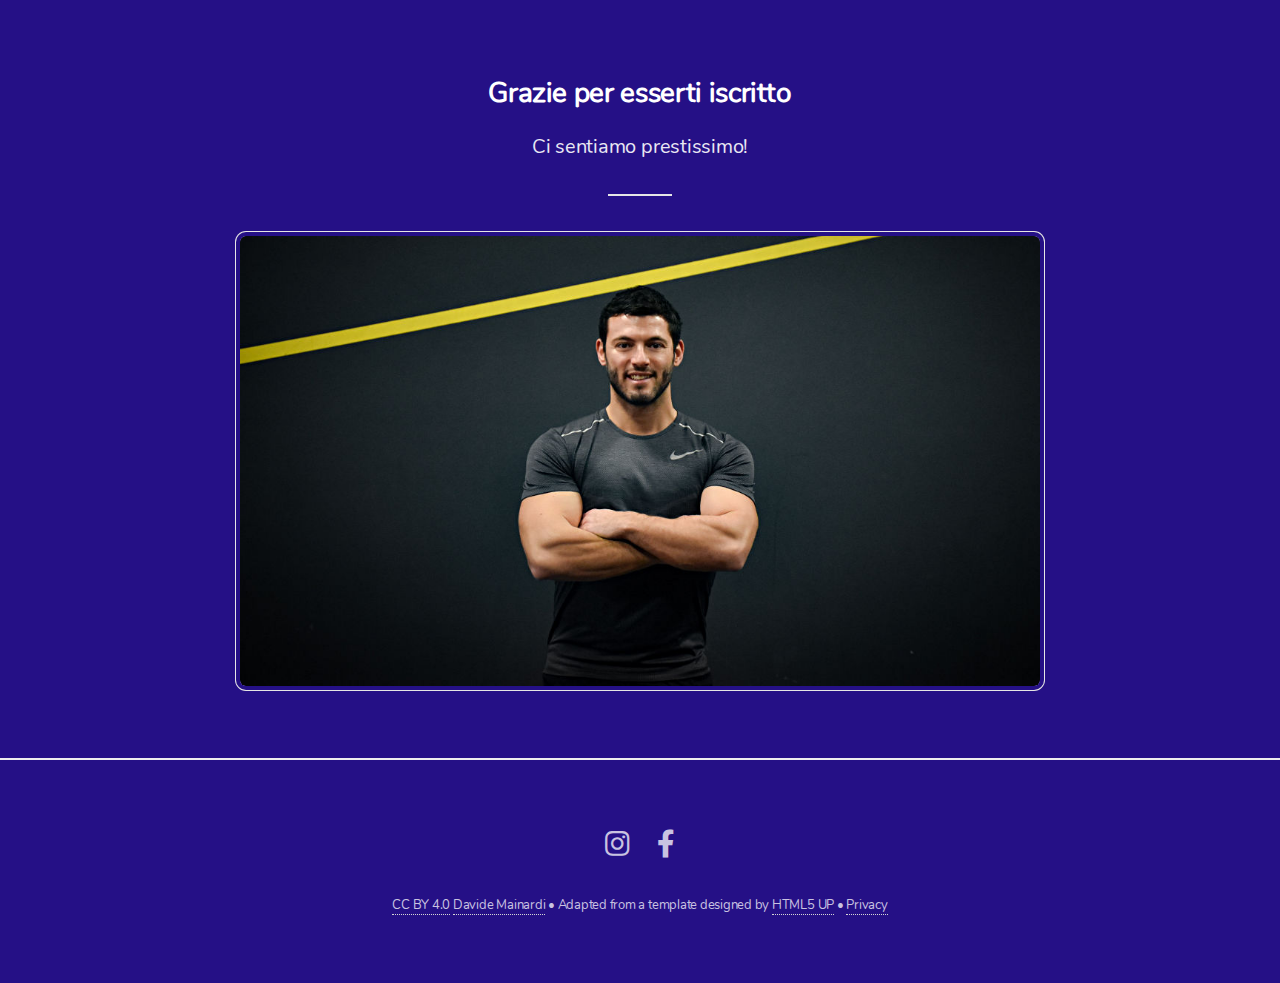
<file: thankYou.html>
<!DOCTYPE HTML>
<!--
	Fractal by HTML5 UP
	html5up.net | @ajlkn
	Free for personal and commercial use under the CCA 3.0 license (html5up.net/license)
-->
<html>
	<head>
		<title>Thank you</title>
		<meta charset="utf-8" />
		<meta name="viewport" content="width=device-width, initial-scale=1, user-scalable=no" />
		<link rel="stylesheet" href="assets/css/main.css" />
		<link rel="stylesheet" href="assets/css/ihavecookiesManager.css" />
		<noscript><link rel="stylesheet" href="assets/css/noscript.css" /></noscript>
	<!-- Facebook Pixel Code -->
		<noscript>
				<img height="1" width="1" src="https://www.facebook.com/tr?id=494953034737917&ev=PageView&ev=CompleteRegistration&noscript=1"/>
		</noscript>
	<!-- End Facebook Pixel Code -->
	</head>
	<body class="is-preload">

		<!-- Thank you -->
			<section id="thankYou" class="wrapper style2">
				<div class="inner">
					<header class="major">
						<h2><strong>Grazie per esserti iscritto</strong></h2>
						<p>Ci sentiamo prestissimo!</p>
					</header>
					<div class="box alt">
						<div class="row gtr-uniform">
							<div class="col-12"><span class="image fit"><img src="images/carmine.jpg" alt="Grazie!" /></span></div>
						</div>
					</div>
				</div>
			</section>

		<!-- Footer -->
			<footer id="footer">
				<ul class="icons">
					<li><a href="https://www.instagram.com/mennacarmine/" target="_blank" class="icon brands fa-instagram"><span class="label">Instagram</span></a></li>
					<li><a href="https://it-it.facebook.com/pino.menna.1" target="_blank" class="icon brands fa-facebook-f"><span class="label">Facebook</span></a></li>
				</ul>
				<p class="copyright"><a href="https://creativecommons.org/licenses/by/4.0/" target="_blank">CC BY 4.0</a> <a href="https://mainardisoluzioni.com" target="_blank">Davide Mainardi</a>
							&bull; 
							Adapted from a template designed by <a href="https://html5up.net" target="_blank">HTML5 UP</a>
							&bull; 
							<a href="privacyPolicy.html">Privacy</a></p>
			</footer>

		<!-- Scripts -->
			<script src="assets/js/jquery.min.js"></script>
			<script src="assets/js/jquery.scrolly.min.js"></script>
			<script src="assets/js/browser.min.js"></script>
			<script src="assets/js/breakpoints.min.js"></script>
			<script src="assets/js/util.js"></script>
			<script src="assets/js/main.js"></script>
			<!-- Facebook Pixel Code -->
				<script>
				!function(f,b,e,v,n,t,s)
					{if(f.fbq)return;n=f.fbq=function(){n.callMethod?
						n.callMethod.apply(n,arguments):n.queue.push(arguments)};
					if(!f._fbq)f._fbq=n;n.push=n;n.loaded=!0;n.version='2.0';
					n.queue=[];t=b.createElement(e);t.async=!0;
					t.src=v;s=b.getElementsByTagName(e)[0];
					s.parentNode.insertBefore(t,s)}(window,document,'script','https://connect.facebook.net/en_US/fbevents.js');
				fbq('init', '494953034737917'); 
				fbq('track', 'PageView');
				fbq('track', 'CompleteRegistration');
				</script>
			<!-- End Facebook Pixel Code -->

	</body>
</html>
</file>
<file: assets/css/ihavecookiesManager.css>
/* Cookie Dialog */
#gdpr-cookie-message {
    background-color: #3717c7;
    position: fixed;
    right: 0.5em;
    bottom: 0.5em;
    max-width: 15em;
    padding: 0.5em;
    border-radius: 5px;
    box-shadow: 0 6px 6px rgba(0,0,0,0.25);
    margin-left: 0.5em;
}
#gdpr-cookie-message h4 {
    font-size: 1em;
    margin-bottom: 0.25em;
}
#gdpr-cookie-message h5 {
    font-size: 0.9em;
    margin-bottom: 0.2em;
}
#gdpr-cookie-message p, #gdpr-cookie-message ul {
    margin: 0 0 0.3em 0;
    color: white;
    font-size: 0.75em;
    line-height: 1.25em;
}
#gdpr-cookie-message p:last-child {
    margin-bottom: 0;
    text-align: right;
}
#gdpr-cookie-message li {
    width: 49%;
    display: inline-block;
}
#gdpr-cookie-message a {
    text-decoration: none;
    border-bottom: 1px dotted rgba(255,255,255,0.75);
    transition: all 0.3s ease-in;
}
#gdpr-cookie-message a:hover {
    color: white;
    border-bottom-color: var(--red);
    transition: all 0.3s ease-in;
}
#gdpr-cookie-message button,
button#ihavecookiesBtn {
    font-size: 0.8em;
    margin-left: 1em;
    cursor: pointer;
    padding: 0 1.75em;
}
#gdpr-cookie-message button:hover {
    background: white;
    transition: all 0.3s ease-in;
}
button#gdpr-cookie-accept {
    background: white;
}
#gdpr-cookie-message button:disabled {
    opacity: 0.3;
}
#gdpr-cookie-message input[type="checkbox"] {
    float: none;
    margin-top: 0;
    margin-right: 0.2em;
}
</file>
<file: assets/css/noscript.css>
/* nunito-regular - latin */
@font-face {
  font-family: "Nunito";
  font-style: normal;
  font-weight: 400;
  src: url("../webfonts/nunito-v12-latin-regular.eot");
  /* IE9 Compat Modes */
  src: local("Nunito Regular"), local("Nunito-Regular"), url("../webfonts/nunito-v12-latin-regular.eot?#iefix") format("embedded-opentype"), url("../webfonts/nunito-v12-latin-regular.woff2") format("woff2"), url("../webfonts/nunito-v12-latin-regular.woff") format("woff"), url("../webfonts/nunito-v12-latin-regular.ttf") format("truetype"), url("../webfonts/nunito-v12-latin-regular.svg#Nunito") format("svg");
  /* Legacy iOS */
}
/* bowlby-one-regular - latin */
@font-face {
  font-family: "Bowlby One";
  font-style: normal;
  font-weight: 400;
  src: url("../webfonts/bowlby-one-v11-latin-regular.eot");
  /* IE9 Compat Modes */
  src: local("Bowlby One Regular"), local("BowlbyOne-Regular"), url("../webfonts/bowlby-one-v11-latin-regular.eot?#iefix") format("embedded-opentype"), url("../webfonts/bowlby-one-v11-latin-regular.woff2") format("woff2"), url("../webfonts/bowlby-one-v11-latin-regular.woff") format("woff"), url("../webfonts/bowlby-one-v11-latin-regular.ttf") format("truetype"), url("../webfonts/bowlby-one-v11-latin-regular.svg#BowlbyOne") format("svg");
  /* Legacy iOS */
}
/*
	Fractal by HTML5 UP
	html5up.net | @ajlkn
	Free for personal and commercial use under the CCA 3.0 license (html5up.net/license)
*/
/* Header */
body.is-preload #header .content {
  -moz-transform: none;
  -webkit-transform: none;
  -ms-transform: none;
  transform: none;
  opacity: 1;
}
body.is-preload #header .image {
  -moz-transform: none;
  -webkit-transform: none;
  -ms-transform: none;
  transform: none;
  opacity: 1;
}
body.is-preload #header .image img {
  opacity: 1;
}
</file>
<file: assets/css/main.css>
@charset "UTF-8";
/* nunito-regular - latin */
@import 'fontawesome-all.min.css';
@font-face {
  font-family: "Nunito";
  font-style: normal;
  font-weight: 400;
  src: url("../webfonts/nunito-v12-latin-regular.eot");
  /* IE9 Compat Modes */
  src: local("Nunito Regular"), local("Nunito-Regular"), url("../webfonts/nunito-v12-latin-regular.eot?#iefix") format("embedded-opentype"), url("../webfonts/nunito-v12-latin-regular.woff2") format("woff2"), url("../webfonts/nunito-v12-latin-regular.woff") format("woff"), url("../webfonts/nunito-v12-latin-regular.ttf") format("truetype"), url("../webfonts/nunito-v12-latin-regular.svg#Nunito") format("svg");
  /* Legacy iOS */
}
/* bowlby-one-regular - latin */
@font-face {
  font-family: "Bowlby One";
  font-style: normal;
  font-weight: 400;
  src: url("../webfonts/bowlby-one-v11-latin-regular.eot");
  /* IE9 Compat Modes */
  src: local("Bowlby One Regular"), local("BowlbyOne-Regular"), url("../webfonts/bowlby-one-v11-latin-regular.eot?#iefix") format("embedded-opentype"), url("../webfonts/bowlby-one-v11-latin-regular.woff2") format("woff2"), url("../webfonts/bowlby-one-v11-latin-regular.woff") format("woff"), url("../webfonts/bowlby-one-v11-latin-regular.ttf") format("truetype"), url("../webfonts/bowlby-one-v11-latin-regular.svg#BowlbyOne") format("svg");
  /* Legacy iOS */
}
/*
	Fractal by HTML5 UP
	html5up.net | @ajlkn
	Free for personal and commercial use under the CCA 3.0 license (html5up.net/license)
*/
html, body, div, span, applet, object,
iframe, h1, h2, h3, h4, h5, h6, p, blockquote,
pre, a, abbr, acronym, address, big, cite,
code, del, dfn, em, img, ins, kbd, q, s, samp,
small, strike, strong, sub, sup, tt, var, b,
u, i, center, dl, dt, dd, ol, ul, li, fieldset,
form, label, legend, table, caption, tbody,
tfoot, thead, tr, th, td, article, aside,
canvas, details, embed, figure, figcaption,
footer, header, hgroup, menu, nav, output, ruby,
section, summary, time, mark, audio, video {
  margin: 0;
  padding: 0;
  border: 0;
  font-size: 100%;
  font: inherit;
  vertical-align: baseline;
}

article, aside, details, figcaption, figure,
footer, header, hgroup, menu, nav, section {
  display: block;
}

body {
  line-height: 1;
}

ol, ul {
  list-style: none;
}

blockquote, q {
  quotes: none;
}
blockquote:before, blockquote:after, q:before, q:after {
  content: "";
  content: none;
}

table {
  border-collapse: collapse;
  border-spacing: 0;
}

body {
  -webkit-text-size-adjust: none;
}

mark {
  background-color: transparent;
  color: inherit;
}

input::-moz-focus-inner {
  border: 0;
  padding: 0;
}

input, select, textarea {
  -moz-appearance: none;
  -webkit-appearance: none;
  -ms-appearance: none;
  appearance: none;
}

/* Basic */
@-ms-viewport {
  width: device-width;
}
body {
  -ms-overflow-style: scrollbar;
}

@media screen and (max-width: 360px) {
  html, body {
    min-width: 320px;
  }
}
html {
  box-sizing: border-box;
}

*, *:before, *:after {
  box-sizing: inherit;
}

body {
  background: #ffffff;
}
body.is-preload *, body.is-preload *:before, body.is-preload *:after {
  -moz-animation: none !important;
  -webkit-animation: none !important;
  -ms-animation: none !important;
  animation: none !important;
  -moz-transition: none !important;
  -webkit-transition: none !important;
  -ms-transition: none !important;
  transition: none !important;
}

/* Type */
body {
  color: #999999;
}

html, input, select, textarea {
  font-size: 16pt;
}
@media screen and (max-width: 1680px) {
  html, input, select, textarea {
    font-size: 13pt;
  }
}
@media screen and (max-width: 1280px) {
  html, input, select, textarea {
    font-size: 12pt;
  }
}
@media screen and (max-width: 360px) {
  html, input, select, textarea {
    font-size: 11pt;
  }
}

body, input, select, textarea {
  font-family: "Nunito", Helvetica, sans-serif;
  font-weight: normal;
  line-height: 1.5em;
  letter-spacing: -0.015em;
}

a {
  -moz-transition: color 0.2s ease-in-out, border-bottom-color 0.2s ease-in-out;
  -webkit-transition: color 0.2s ease-in-out, border-bottom-color 0.2s ease-in-out;
  -ms-transition: color 0.2s ease-in-out, border-bottom-color 0.2s ease-in-out;
  transition: color 0.2s ease-in-out, border-bottom-color 0.2s ease-in-out;
  text-decoration: none;
  border-bottom: dotted 1px;
}
a:hover {
  border-bottom-color: transparent !important;
}

strong, b {
  font-weight: bold;
}

em, i {
  font-style: italic;
}

p {
  margin: 0 0 2em 0;
}

h1, h2, h3, h4, h5, h6 {
  font-weight: normal;
  line-height: 1em;
  margin: 0 0 1em 0;
  letter-spacing: -0.0125em;
}
h1 a, h2 a, h3 a, h4 a, h5 a, h6 a {
  color: inherit;
  text-decoration: none;
  border-bottom: none;
}
@media screen and (max-width: 980px) {
  h1 br, h2 br, h3 br, h4 br, h5 br, h6 br {
    display: none;
  }
}

h2 {
  font-size: 1.75em;
  line-height: 1.5em;
}

h3 {
  font-size: 1.5em;
  line-height: 1.5em;
}

h4 {
  font-size: 1.1em;
  line-height: 1.5em;
}

h5 {
  font-size: 0.9em;
  line-height: 1.5em;
}

h6 {
  font-size: 0.7em;
  line-height: 1.5em;
}

@media screen and (max-width: 736px) {
  h2 {
    font-size: 1.25em;
  }

  h3 {
    font-size: 1.2em;
  }

  h4 {
    font-size: 1em;
  }
}
sub {
  font-size: 0.8em;
  position: relative;
  top: 0.5em;
}

sup {
  font-size: 0.8em;
  position: relative;
  top: -0.5em;
}

blockquote {
  border-left-style: solid;
  border-left-width: 4px;
  font-style: italic;
  margin: 0 0 2em 0;
  padding: 0.5em 0 0.5em 2em;
}

code {
  border-radius: 6px;
  border-style: solid;
  border-width: 1px;
  font-family: "Courier New", monospace;
  font-size: 0.9em;
  margin: 0 0.25em;
  padding: 0.25em 0.65em;
}

pre {
  -webkit-overflow-scrolling: touch;
  font-family: "Courier New", monospace;
  font-size: 0.9em;
  margin: 0 0 2em 0;
}
pre code {
  display: block;
  line-height: 1.75em;
  padding: 1em 1.5em;
  overflow-x: auto;
}

hr {
  border: 0;
  border-bottom-style: solid;
  border-bottom-width: 1px;
  margin: 2em 0;
}
hr.major {
  margin: 3em 0;
}

.align-left {
  text-align: left;
}

.align-center {
  text-align: center;
}

.align-right {
  text-align: right;
}

.custom-background-color {
  background-color: #ff0046 !important;
}

.strikethrough {
  position: relative;
}

.strikethrough:before {
  position: absolute;
  content: "";
  left: 0;
  top: 40%;
  right: 0;
  border-top: 0.2em solid;
  border-color: #2b2b2b;
  -webkit-transform: rotate(-30deg);
  -moz-transform: rotate(-30deg);
  -ms-transform: rotate(-30deg);
  -o-transform: rotate(-30deg);
  transform: rotate(-30deg);
}

input, select, textarea {
  color: #999999;
}

a {
  color: inherit;
  border-bottom-color: #d6d6d6;
}
a:hover {
  color: #3717c7;
}

strong, b {
  color: #828282;
}

h1, h2, h3, h4, h5, h6 {
  color: #828282;
}

blockquote {
  border-left-color: #e6e6e6;
}

code {
  background: rgba(144, 144, 144, 0.075);
  border-color: #e6e6e6;
}

hr {
  border-bottom-color: #e6e6e6;
}

/* Row */
.row {
  display: flex;
  flex-wrap: wrap;
  box-sizing: border-box;
  align-items: stretch;
}
.row > * {
  box-sizing: border-box;
}
.row.gtr-uniform > * > :last-child {
  margin-bottom: 0;
}
.row.aln-left {
  justify-content: flex-start;
}
.row.aln-center {
  justify-content: center;
}
.row.aln-right {
  justify-content: flex-end;
}
.row.aln-top {
  align-items: flex-start;
}
.row.aln-middle {
  align-items: center;
}
.row.aln-bottom {
  align-items: flex-end;
}
.row > .imp {
  order: -1;
}
.row > .col-1 {
  width: 8.3333333333%;
}
.row > .off-1 {
  margin-left: 8.3333333333%;
}
.row > .col-2 {
  width: 16.6666666667%;
}
.row > .off-2 {
  margin-left: 16.6666666667%;
}
.row > .col-3 {
  width: 25%;
}
.row > .off-3 {
  margin-left: 25%;
}
.row > .col-4 {
  width: 33.3333333333%;
}
.row > .off-4 {
  margin-left: 33.3333333333%;
}
.row > .col-5 {
  width: 41.6666666667%;
}
.row > .off-5 {
  margin-left: 41.6666666667%;
}
.row > .col-6 {
  width: 50%;
}
.row > .off-6 {
  margin-left: 50%;
}
.row > .col-7 {
  width: 58.3333333333%;
}
.row > .off-7 {
  margin-left: 58.3333333333%;
}
.row > .col-8 {
  width: 66.6666666667%;
}
.row > .off-8 {
  margin-left: 66.6666666667%;
}
.row > .col-9 {
  width: 75%;
}
.row > .off-9 {
  margin-left: 75%;
}
.row > .col-10 {
  width: 83.3333333333%;
}
.row > .off-10 {
  margin-left: 83.3333333333%;
}
.row > .col-11 {
  width: 91.6666666667%;
}
.row > .off-11 {
  margin-left: 91.6666666667%;
}
.row > .col-12 {
  width: 100%;
}
.row > .off-12 {
  margin-left: 100%;
}
.row.gtr-0 {
  margin-top: 0;
  margin-left: 0em;
}
.row.gtr-0 > * {
  padding: 0 0 0 0em;
}
.row.gtr-0.gtr-uniform {
  margin-top: 0em;
}
.row.gtr-0.gtr-uniform > * {
  padding-top: 0em;
}
.row.gtr-25 {
  margin-top: 0;
  margin-left: -0.375em;
}
.row.gtr-25 > * {
  padding: 0 0 0 0.375em;
}
.row.gtr-25.gtr-uniform {
  margin-top: -0.375em;
}
.row.gtr-25.gtr-uniform > * {
  padding-top: 0.375em;
}
.row.gtr-50 {
  margin-top: 0;
  margin-left: -0.75em;
}
.row.gtr-50 > * {
  padding: 0 0 0 0.75em;
}
.row.gtr-50.gtr-uniform {
  margin-top: -0.75em;
}
.row.gtr-50.gtr-uniform > * {
  padding-top: 0.75em;
}
.row {
  margin-top: 0;
  margin-left: -1.5em;
}
.row > * {
  padding: 0 0 0 1.5em;
}
.row.gtr-uniform {
  margin-top: -1.5em;
}
.row.gtr-uniform > * {
  padding-top: 1.5em;
}
.row.gtr-150 {
  margin-top: 0;
  margin-left: -2.25em;
}
.row.gtr-150 > * {
  padding: 0 0 0 2.25em;
}
.row.gtr-150.gtr-uniform {
  margin-top: -2.25em;
}
.row.gtr-150.gtr-uniform > * {
  padding-top: 2.25em;
}
.row.gtr-200 {
  margin-top: 0;
  margin-left: -3em;
}
.row.gtr-200 > * {
  padding: 0 0 0 3em;
}
.row.gtr-200.gtr-uniform {
  margin-top: -3em;
}
.row.gtr-200.gtr-uniform > * {
  padding-top: 3em;
}
@media screen and (max-width: 1680px) {
  .row {
    display: flex;
    flex-wrap: wrap;
    box-sizing: border-box;
    align-items: stretch;
  }
  .row > * {
    box-sizing: border-box;
  }
  .row.gtr-uniform > * > :last-child {
    margin-bottom: 0;
  }
  .row.aln-left {
    justify-content: flex-start;
  }
  .row.aln-center {
    justify-content: center;
  }
  .row.aln-right {
    justify-content: flex-end;
  }
  .row.aln-top {
    align-items: flex-start;
  }
  .row.aln-middle {
    align-items: center;
  }
  .row.aln-bottom {
    align-items: flex-end;
  }
  .row > .imp-xlarge {
    order: -1;
  }
  .row > .col-1-xlarge {
    width: 8.3333333333%;
  }
  .row > .off-1-xlarge {
    margin-left: 8.3333333333%;
  }
  .row > .col-2-xlarge {
    width: 16.6666666667%;
  }
  .row > .off-2-xlarge {
    margin-left: 16.6666666667%;
  }
  .row > .col-3-xlarge {
    width: 25%;
  }
  .row > .off-3-xlarge {
    margin-left: 25%;
  }
  .row > .col-4-xlarge {
    width: 33.3333333333%;
  }
  .row > .off-4-xlarge {
    margin-left: 33.3333333333%;
  }
  .row > .col-5-xlarge {
    width: 41.6666666667%;
  }
  .row > .off-5-xlarge {
    margin-left: 41.6666666667%;
  }
  .row > .col-6-xlarge {
    width: 50%;
  }
  .row > .off-6-xlarge {
    margin-left: 50%;
  }
  .row > .col-7-xlarge {
    width: 58.3333333333%;
  }
  .row > .off-7-xlarge {
    margin-left: 58.3333333333%;
  }
  .row > .col-8-xlarge {
    width: 66.6666666667%;
  }
  .row > .off-8-xlarge {
    margin-left: 66.6666666667%;
  }
  .row > .col-9-xlarge {
    width: 75%;
  }
  .row > .off-9-xlarge {
    margin-left: 75%;
  }
  .row > .col-10-xlarge {
    width: 83.3333333333%;
  }
  .row > .off-10-xlarge {
    margin-left: 83.3333333333%;
  }
  .row > .col-11-xlarge {
    width: 91.6666666667%;
  }
  .row > .off-11-xlarge {
    margin-left: 91.6666666667%;
  }
  .row > .col-12-xlarge {
    width: 100%;
  }
  .row > .off-12-xlarge {
    margin-left: 100%;
  }
  .row.gtr-0 {
    margin-top: 0;
    margin-left: 0em;
  }
  .row.gtr-0 > * {
    padding: 0 0 0 0em;
  }
  .row.gtr-0.gtr-uniform {
    margin-top: 0em;
  }
  .row.gtr-0.gtr-uniform > * {
    padding-top: 0em;
  }
  .row.gtr-25 {
    margin-top: 0;
    margin-left: -0.375em;
  }
  .row.gtr-25 > * {
    padding: 0 0 0 0.375em;
  }
  .row.gtr-25.gtr-uniform {
    margin-top: -0.375em;
  }
  .row.gtr-25.gtr-uniform > * {
    padding-top: 0.375em;
  }
  .row.gtr-50 {
    margin-top: 0;
    margin-left: -0.75em;
  }
  .row.gtr-50 > * {
    padding: 0 0 0 0.75em;
  }
  .row.gtr-50.gtr-uniform {
    margin-top: -0.75em;
  }
  .row.gtr-50.gtr-uniform > * {
    padding-top: 0.75em;
  }
  .row {
    margin-top: 0;
    margin-left: -1.5em;
  }
  .row > * {
    padding: 0 0 0 1.5em;
  }
  .row.gtr-uniform {
    margin-top: -1.5em;
  }
  .row.gtr-uniform > * {
    padding-top: 1.5em;
  }
  .row.gtr-150 {
    margin-top: 0;
    margin-left: -2.25em;
  }
  .row.gtr-150 > * {
    padding: 0 0 0 2.25em;
  }
  .row.gtr-150.gtr-uniform {
    margin-top: -2.25em;
  }
  .row.gtr-150.gtr-uniform > * {
    padding-top: 2.25em;
  }
  .row.gtr-200 {
    margin-top: 0;
    margin-left: -3em;
  }
  .row.gtr-200 > * {
    padding: 0 0 0 3em;
  }
  .row.gtr-200.gtr-uniform {
    margin-top: -3em;
  }
  .row.gtr-200.gtr-uniform > * {
    padding-top: 3em;
  }
}
@media screen and (max-width: 1280px) {
  .row {
    display: flex;
    flex-wrap: wrap;
    box-sizing: border-box;
    align-items: stretch;
  }
  .row > * {
    box-sizing: border-box;
  }
  .row.gtr-uniform > * > :last-child {
    margin-bottom: 0;
  }
  .row.aln-left {
    justify-content: flex-start;
  }
  .row.aln-center {
    justify-content: center;
  }
  .row.aln-right {
    justify-content: flex-end;
  }
  .row.aln-top {
    align-items: flex-start;
  }
  .row.aln-middle {
    align-items: center;
  }
  .row.aln-bottom {
    align-items: flex-end;
  }
  .row > .imp-large {
    order: -1;
  }
  .row > .col-1-large {
    width: 8.3333333333%;
  }
  .row > .off-1-large {
    margin-left: 8.3333333333%;
  }
  .row > .col-2-large {
    width: 16.6666666667%;
  }
  .row > .off-2-large {
    margin-left: 16.6666666667%;
  }
  .row > .col-3-large {
    width: 25%;
  }
  .row > .off-3-large {
    margin-left: 25%;
  }
  .row > .col-4-large {
    width: 33.3333333333%;
  }
  .row > .off-4-large {
    margin-left: 33.3333333333%;
  }
  .row > .col-5-large {
    width: 41.6666666667%;
  }
  .row > .off-5-large {
    margin-left: 41.6666666667%;
  }
  .row > .col-6-large {
    width: 50%;
  }
  .row > .off-6-large {
    margin-left: 50%;
  }
  .row > .col-7-large {
    width: 58.3333333333%;
  }
  .row > .off-7-large {
    margin-left: 58.3333333333%;
  }
  .row > .col-8-large {
    width: 66.6666666667%;
  }
  .row > .off-8-large {
    margin-left: 66.6666666667%;
  }
  .row > .col-9-large {
    width: 75%;
  }
  .row > .off-9-large {
    margin-left: 75%;
  }
  .row > .col-10-large {
    width: 83.3333333333%;
  }
  .row > .off-10-large {
    margin-left: 83.3333333333%;
  }
  .row > .col-11-large {
    width: 91.6666666667%;
  }
  .row > .off-11-large {
    margin-left: 91.6666666667%;
  }
  .row > .col-12-large {
    width: 100%;
  }
  .row > .off-12-large {
    margin-left: 100%;
  }
  .row.gtr-0 {
    margin-top: 0;
    margin-left: 0em;
  }
  .row.gtr-0 > * {
    padding: 0 0 0 0em;
  }
  .row.gtr-0.gtr-uniform {
    margin-top: 0em;
  }
  .row.gtr-0.gtr-uniform > * {
    padding-top: 0em;
  }
  .row.gtr-25 {
    margin-top: 0;
    margin-left: -0.375em;
  }
  .row.gtr-25 > * {
    padding: 0 0 0 0.375em;
  }
  .row.gtr-25.gtr-uniform {
    margin-top: -0.375em;
  }
  .row.gtr-25.gtr-uniform > * {
    padding-top: 0.375em;
  }
  .row.gtr-50 {
    margin-top: 0;
    margin-left: -0.75em;
  }
  .row.gtr-50 > * {
    padding: 0 0 0 0.75em;
  }
  .row.gtr-50.gtr-uniform {
    margin-top: -0.75em;
  }
  .row.gtr-50.gtr-uniform > * {
    padding-top: 0.75em;
  }
  .row {
    margin-top: 0;
    margin-left: -1.5em;
  }
  .row > * {
    padding: 0 0 0 1.5em;
  }
  .row.gtr-uniform {
    margin-top: -1.5em;
  }
  .row.gtr-uniform > * {
    padding-top: 1.5em;
  }
  .row.gtr-150 {
    margin-top: 0;
    margin-left: -2.25em;
  }
  .row.gtr-150 > * {
    padding: 0 0 0 2.25em;
  }
  .row.gtr-150.gtr-uniform {
    margin-top: -2.25em;
  }
  .row.gtr-150.gtr-uniform > * {
    padding-top: 2.25em;
  }
  .row.gtr-200 {
    margin-top: 0;
    margin-left: -3em;
  }
  .row.gtr-200 > * {
    padding: 0 0 0 3em;
  }
  .row.gtr-200.gtr-uniform {
    margin-top: -3em;
  }
  .row.gtr-200.gtr-uniform > * {
    padding-top: 3em;
  }
}
@media screen and (max-width: 980px) {
  .row {
    display: flex;
    flex-wrap: wrap;
    box-sizing: border-box;
    align-items: stretch;
  }
  .row > * {
    box-sizing: border-box;
  }
  .row.gtr-uniform > * > :last-child {
    margin-bottom: 0;
  }
  .row.aln-left {
    justify-content: flex-start;
  }
  .row.aln-center {
    justify-content: center;
  }
  .row.aln-right {
    justify-content: flex-end;
  }
  .row.aln-top {
    align-items: flex-start;
  }
  .row.aln-middle {
    align-items: center;
  }
  .row.aln-bottom {
    align-items: flex-end;
  }
  .row > .imp-medium {
    order: -1;
  }
  .row > .col-1-medium {
    width: 8.3333333333%;
  }
  .row > .off-1-medium {
    margin-left: 8.3333333333%;
  }
  .row > .col-2-medium {
    width: 16.6666666667%;
  }
  .row > .off-2-medium {
    margin-left: 16.6666666667%;
  }
  .row > .col-3-medium {
    width: 25%;
  }
  .row > .off-3-medium {
    margin-left: 25%;
  }
  .row > .col-4-medium {
    width: 33.3333333333%;
  }
  .row > .off-4-medium {
    margin-left: 33.3333333333%;
  }
  .row > .col-5-medium {
    width: 41.6666666667%;
  }
  .row > .off-5-medium {
    margin-left: 41.6666666667%;
  }
  .row > .col-6-medium {
    width: 50%;
  }
  .row > .off-6-medium {
    margin-left: 50%;
  }
  .row > .col-7-medium {
    width: 58.3333333333%;
  }
  .row > .off-7-medium {
    margin-left: 58.3333333333%;
  }
  .row > .col-8-medium {
    width: 66.6666666667%;
  }
  .row > .off-8-medium {
    margin-left: 66.6666666667%;
  }
  .row > .col-9-medium {
    width: 75%;
  }
  .row > .off-9-medium {
    margin-left: 75%;
  }
  .row > .col-10-medium {
    width: 83.3333333333%;
  }
  .row > .off-10-medium {
    margin-left: 83.3333333333%;
  }
  .row > .col-11-medium {
    width: 91.6666666667%;
  }
  .row > .off-11-medium {
    margin-left: 91.6666666667%;
  }
  .row > .col-12-medium {
    width: 100%;
  }
  .row > .off-12-medium {
    margin-left: 100%;
  }
  .row.gtr-0 {
    margin-top: 0;
    margin-left: 0em;
  }
  .row.gtr-0 > * {
    padding: 0 0 0 0em;
  }
  .row.gtr-0.gtr-uniform {
    margin-top: 0em;
  }
  .row.gtr-0.gtr-uniform > * {
    padding-top: 0em;
  }
  .row.gtr-25 {
    margin-top: 0;
    margin-left: -0.375em;
  }
  .row.gtr-25 > * {
    padding: 0 0 0 0.375em;
  }
  .row.gtr-25.gtr-uniform {
    margin-top: -0.375em;
  }
  .row.gtr-25.gtr-uniform > * {
    padding-top: 0.375em;
  }
  .row.gtr-50 {
    margin-top: 0;
    margin-left: -0.75em;
  }
  .row.gtr-50 > * {
    padding: 0 0 0 0.75em;
  }
  .row.gtr-50.gtr-uniform {
    margin-top: -0.75em;
  }
  .row.gtr-50.gtr-uniform > * {
    padding-top: 0.75em;
  }
  .row {
    margin-top: 0;
    margin-left: -1.5em;
  }
  .row > * {
    padding: 0 0 0 1.5em;
  }
  .row.gtr-uniform {
    margin-top: -1.5em;
  }
  .row.gtr-uniform > * {
    padding-top: 1.5em;
  }
  .row.gtr-150 {
    margin-top: 0;
    margin-left: -2.25em;
  }
  .row.gtr-150 > * {
    padding: 0 0 0 2.25em;
  }
  .row.gtr-150.gtr-uniform {
    margin-top: -2.25em;
  }
  .row.gtr-150.gtr-uniform > * {
    padding-top: 2.25em;
  }
  .row.gtr-200 {
    margin-top: 0;
    margin-left: -3em;
  }
  .row.gtr-200 > * {
    padding: 0 0 0 3em;
  }
  .row.gtr-200.gtr-uniform {
    margin-top: -3em;
  }
  .row.gtr-200.gtr-uniform > * {
    padding-top: 3em;
  }
}
@media screen and (max-width: 736px) {
  .row {
    display: flex;
    flex-wrap: wrap;
    box-sizing: border-box;
    align-items: stretch;
  }
  .row > * {
    box-sizing: border-box;
  }
  .row.gtr-uniform > * > :last-child {
    margin-bottom: 0;
  }
  .row.aln-left {
    justify-content: flex-start;
  }
  .row.aln-center {
    justify-content: center;
  }
  .row.aln-right {
    justify-content: flex-end;
  }
  .row.aln-top {
    align-items: flex-start;
  }
  .row.aln-middle {
    align-items: center;
  }
  .row.aln-bottom {
    align-items: flex-end;
  }
  .row > .imp-small {
    order: -1;
  }
  .row > .col-1-small {
    width: 8.3333333333%;
  }
  .row > .off-1-small {
    margin-left: 8.3333333333%;
  }
  .row > .col-2-small {
    width: 16.6666666667%;
  }
  .row > .off-2-small {
    margin-left: 16.6666666667%;
  }
  .row > .col-3-small {
    width: 25%;
  }
  .row > .off-3-small {
    margin-left: 25%;
  }
  .row > .col-4-small {
    width: 33.3333333333%;
  }
  .row > .off-4-small {
    margin-left: 33.3333333333%;
  }
  .row > .col-5-small {
    width: 41.6666666667%;
  }
  .row > .off-5-small {
    margin-left: 41.6666666667%;
  }
  .row > .col-6-small {
    width: 50%;
  }
  .row > .off-6-small {
    margin-left: 50%;
  }
  .row > .col-7-small {
    width: 58.3333333333%;
  }
  .row > .off-7-small {
    margin-left: 58.3333333333%;
  }
  .row > .col-8-small {
    width: 66.6666666667%;
  }
  .row > .off-8-small {
    margin-left: 66.6666666667%;
  }
  .row > .col-9-small {
    width: 75%;
  }
  .row > .off-9-small {
    margin-left: 75%;
  }
  .row > .col-10-small {
    width: 83.3333333333%;
  }
  .row > .off-10-small {
    margin-left: 83.3333333333%;
  }
  .row > .col-11-small {
    width: 91.6666666667%;
  }
  .row > .off-11-small {
    margin-left: 91.6666666667%;
  }
  .row > .col-12-small {
    width: 100%;
  }
  .row > .off-12-small {
    margin-left: 100%;
  }
  .row.gtr-0 {
    margin-top: 0;
    margin-left: 0em;
  }
  .row.gtr-0 > * {
    padding: 0 0 0 0em;
  }
  .row.gtr-0.gtr-uniform {
    margin-top: 0em;
  }
  .row.gtr-0.gtr-uniform > * {
    padding-top: 0em;
  }
  .row.gtr-25 {
    margin-top: 0;
    margin-left: -0.375em;
  }
  .row.gtr-25 > * {
    padding: 0 0 0 0.375em;
  }
  .row.gtr-25.gtr-uniform {
    margin-top: -0.375em;
  }
  .row.gtr-25.gtr-uniform > * {
    padding-top: 0.375em;
  }
  .row.gtr-50 {
    margin-top: 0;
    margin-left: -0.75em;
  }
  .row.gtr-50 > * {
    padding: 0 0 0 0.75em;
  }
  .row.gtr-50.gtr-uniform {
    margin-top: -0.75em;
  }
  .row.gtr-50.gtr-uniform > * {
    padding-top: 0.75em;
  }
  .row {
    margin-top: 0;
    margin-left: -1.5em;
  }
  .row > * {
    padding: 0 0 0 1.5em;
  }
  .row.gtr-uniform {
    margin-top: -1.5em;
  }
  .row.gtr-uniform > * {
    padding-top: 1.5em;
  }
  .row.gtr-150 {
    margin-top: 0;
    margin-left: -2.25em;
  }
  .row.gtr-150 > * {
    padding: 0 0 0 2.25em;
  }
  .row.gtr-150.gtr-uniform {
    margin-top: -2.25em;
  }
  .row.gtr-150.gtr-uniform > * {
    padding-top: 2.25em;
  }
  .row.gtr-200 {
    margin-top: 0;
    margin-left: -3em;
  }
  .row.gtr-200 > * {
    padding: 0 0 0 3em;
  }
  .row.gtr-200.gtr-uniform {
    margin-top: -3em;
  }
  .row.gtr-200.gtr-uniform > * {
    padding-top: 3em;
  }
}
@media screen and (max-width: 480px) {
  .row {
    display: flex;
    flex-wrap: wrap;
    box-sizing: border-box;
    align-items: stretch;
  }
  .row > * {
    box-sizing: border-box;
  }
  .row.gtr-uniform > * > :last-child {
    margin-bottom: 0;
  }
  .row.aln-left {
    justify-content: flex-start;
  }
  .row.aln-center {
    justify-content: center;
  }
  .row.aln-right {
    justify-content: flex-end;
  }
  .row.aln-top {
    align-items: flex-start;
  }
  .row.aln-middle {
    align-items: center;
  }
  .row.aln-bottom {
    align-items: flex-end;
  }
  .row > .imp-xsmall {
    order: -1;
  }
  .row > .col-1-xsmall {
    width: 8.3333333333%;
  }
  .row > .off-1-xsmall {
    margin-left: 8.3333333333%;
  }
  .row > .col-2-xsmall {
    width: 16.6666666667%;
  }
  .row > .off-2-xsmall {
    margin-left: 16.6666666667%;
  }
  .row > .col-3-xsmall {
    width: 25%;
  }
  .row > .off-3-xsmall {
    margin-left: 25%;
  }
  .row > .col-4-xsmall {
    width: 33.3333333333%;
  }
  .row > .off-4-xsmall {
    margin-left: 33.3333333333%;
  }
  .row > .col-5-xsmall {
    width: 41.6666666667%;
  }
  .row > .off-5-xsmall {
    margin-left: 41.6666666667%;
  }
  .row > .col-6-xsmall {
    width: 50%;
  }
  .row > .off-6-xsmall {
    margin-left: 50%;
  }
  .row > .col-7-xsmall {
    width: 58.3333333333%;
  }
  .row > .off-7-xsmall {
    margin-left: 58.3333333333%;
  }
  .row > .col-8-xsmall {
    width: 66.6666666667%;
  }
  .row > .off-8-xsmall {
    margin-left: 66.6666666667%;
  }
  .row > .col-9-xsmall {
    width: 75%;
  }
  .row > .off-9-xsmall {
    margin-left: 75%;
  }
  .row > .col-10-xsmall {
    width: 83.3333333333%;
  }
  .row > .off-10-xsmall {
    margin-left: 83.3333333333%;
  }
  .row > .col-11-xsmall {
    width: 91.6666666667%;
  }
  .row > .off-11-xsmall {
    margin-left: 91.6666666667%;
  }
  .row > .col-12-xsmall {
    width: 100%;
  }
  .row > .off-12-xsmall {
    margin-left: 100%;
  }
  .row.gtr-0 {
    margin-top: 0;
    margin-left: 0em;
  }
  .row.gtr-0 > * {
    padding: 0 0 0 0em;
  }
  .row.gtr-0.gtr-uniform {
    margin-top: 0em;
  }
  .row.gtr-0.gtr-uniform > * {
    padding-top: 0em;
  }
  .row.gtr-25 {
    margin-top: 0;
    margin-left: -0.375em;
  }
  .row.gtr-25 > * {
    padding: 0 0 0 0.375em;
  }
  .row.gtr-25.gtr-uniform {
    margin-top: -0.375em;
  }
  .row.gtr-25.gtr-uniform > * {
    padding-top: 0.375em;
  }
  .row.gtr-50 {
    margin-top: 0;
    margin-left: -0.75em;
  }
  .row.gtr-50 > * {
    padding: 0 0 0 0.75em;
  }
  .row.gtr-50.gtr-uniform {
    margin-top: -0.75em;
  }
  .row.gtr-50.gtr-uniform > * {
    padding-top: 0.75em;
  }
  .row {
    margin-top: 0;
    margin-left: -1.5em;
  }
  .row > * {
    padding: 0 0 0 1.5em;
  }
  .row.gtr-uniform {
    margin-top: -1.5em;
  }
  .row.gtr-uniform > * {
    padding-top: 1.5em;
  }
  .row.gtr-150 {
    margin-top: 0;
    margin-left: -2.25em;
  }
  .row.gtr-150 > * {
    padding: 0 0 0 2.25em;
  }
  .row.gtr-150.gtr-uniform {
    margin-top: -2.25em;
  }
  .row.gtr-150.gtr-uniform > * {
    padding-top: 2.25em;
  }
  .row.gtr-200 {
    margin-top: 0;
    margin-left: -3em;
  }
  .row.gtr-200 > * {
    padding: 0 0 0 3em;
  }
  .row.gtr-200.gtr-uniform {
    margin-top: -3em;
  }
  .row.gtr-200.gtr-uniform > * {
    padding-top: 3em;
  }
}

/* Box */
.box {
  border-radius: 6px;
  border: solid 1px #e6e6e6;
  margin-bottom: 2em;
  padding: 1.5em;
}
.box > :last-child,
.box > :last-child > :last-child,
.box > :last-child > :last-child > :last-child {
  margin-bottom: 0;
}
.box.alt {
  border: 0;
  border-radius: 0;
  padding: 0;
}

/* Button */
input[type=submit],
input[type=reset],
input[type=button],
button,
.button {
  -moz-appearance: none;
  -webkit-appearance: none;
  -ms-appearance: none;
  appearance: none;
  -moz-transition: background-color 0.2s ease-in-out, color 0.2s ease-in-out;
  -webkit-transition: background-color 0.2s ease-in-out, color 0.2s ease-in-out;
  -ms-transition: background-color 0.2s ease-in-out, color 0.2s ease-in-out;
  transition: background-color 0.2s ease-in-out, color 0.2s ease-in-out;
  border-radius: 6px;
  border: 0;
  cursor: pointer;
  display: inline-block;
  font-weight: bold;
  height: 2.85em;
  line-height: 2.95em;
  padding: 0 1.75em;
  text-align: center;
  text-decoration: none;
  white-space: nowrap;
}
input[type=submit].icon,
input[type=reset].icon,
input[type=button].icon,
button.icon,
.button.icon {
  padding-left: 1.35em;
}
input[type=submit].icon:before,
input[type=reset].icon:before,
input[type=button].icon:before,
button.icon:before,
.button.icon:before {
  margin-right: 0.5em;
}
input[type=submit].fit,
input[type=reset].fit,
input[type=button].fit,
button.fit,
.button.fit {
  width: 100%;
}
input[type=submit].small,
input[type=reset].small,
input[type=button].small,
button.small,
.button.small {
  font-size: 0.8em;
}
input[type=submit].large,
input[type=reset].large,
input[type=button].large,
button.large,
.button.large {
  font-size: 1.35em;
}
input[type=submit].disabled, input[type=submit]:disabled,
input[type=reset].disabled,
input[type=reset]:disabled,
input[type=button].disabled,
input[type=button]:disabled,
button.disabled,
button:disabled,
.button.disabled,
.button:disabled {
  pointer-events: none;
  cursor: default;
  opacity: 0.25;
}
@media screen and (max-width: 480px) {
  input[type=submit].icon,
input[type=reset].icon,
input[type=button].icon,
button.icon,
.button.icon {
    padding: 0;
  }
}
@media screen and (max-width: 480px) and (orientation: portrait) {
  input[type=submit],
input[type=reset],
input[type=button],
button,
.button {
    padding: 0;
  }
}

input[type=submit],
input[type=reset],
input[type=button],
button,
.button {
  background-color: transparent;
  color: #828282 !important;
  box-shadow: inset 0 0 0 2px #e6e6e6;
}
input[type=submit]:hover,
input[type=reset]:hover,
input[type=button]:hover,
button:hover,
.button:hover {
  background-color: rgba(144, 144, 144, 0.075);
}
input[type=submit]:active,
input[type=reset]:active,
input[type=button]:active,
button:active,
.button:active {
  background-color: rgba(144, 144, 144, 0.15);
}
input[type=submit].primary,
input[type=reset].primary,
input[type=button].primary,
button.primary,
.button.primary {
  box-shadow: none;
  background-color: #3717c7;
  color: #ffffff !important;
}
input[type=submit].primary:hover,
input[type=reset].primary:hover,
input[type=button].primary:hover,
button.primary:hover,
.button.primary:hover {
  background-color: #3d1ade;
}
input[type=submit].primary:active,
input[type=reset].primary:active,
input[type=button].primary:active,
button.primary:active,
.button.primary:active {
  background-color: #3114b0;
}

/* Form */
form {
  margin: 0 0 2em 0;
}

label {
  display: block;
  font-size: 0.9em;
  font-weight: bold;
  margin: 0 0 1em 0;
}

input[type=text],
input[type=password],
input[type=email],
select,
textarea {
  -moz-appearance: none;
  -webkit-appearance: none;
  -ms-appearance: none;
  appearance: none;
  border-radius: 6px;
  border: none;
  border-style: solid;
  border-width: 1px;
  color: inherit;
  display: block;
  outline: 0;
  padding: 0 1em;
  text-decoration: none;
  width: 100%;
}
input[type=text]:invalid,
input[type=password]:invalid,
input[type=email]:invalid,
select:invalid,
textarea:invalid {
  box-shadow: none;
}

select {
  background-image: url("data:image/svg+xml;charset=utf8,%3Csvg xmlns='http://www.w3.org/2000/svg' width='40' height='40' preserveAspectRatio='none' viewBox='0 0 40 40'%3E%3Cpath d='M9.4,12.3l10.4,10.4l10.4-10.4c0.2-0.2,0.5-0.4,0.9-0.4c0.3,0,0.6,0.1,0.9,0.4l3.3,3.3c0.2,0.2,0.4,0.5,0.4,0.9 c0,0.4-0.1,0.6-0.4,0.9L20.7,31.9c-0.2,0.2-0.5,0.4-0.9,0.4c-0.3,0-0.6-0.1-0.9-0.4L4.3,17.3c-0.2-0.2-0.4-0.5-0.4-0.9 c0-0.4,0.1-0.6,0.4-0.9l3.3-3.3c0.2-0.2,0.5-0.4,0.9-0.4S9.1,12.1,9.4,12.3z' fill='%23e6e6e6' /%3E%3C/svg%3E");
  background-size: 1.25rem;
  background-repeat: no-repeat;
  background-position: calc(100% - 1rem) center;
  height: 2.75em;
  padding-right: 2.75em;
  text-overflow: ellipsis;
}
select option {
  color: #828282;
  background: #ffffff;
}
select:focus::-ms-value {
  background-color: transparent;
}
select::-ms-expand {
  display: none;
}

input[type=text],
input[type=password],
input[type=email],
select {
  height: 2.75em;
}

textarea {
  padding: 0.75em 1em;
}

input[type=checkbox],
input[type=radio] {
  -moz-appearance: none;
  -webkit-appearance: none;
  -ms-appearance: none;
  appearance: none;
  display: block;
  float: left;
  margin-right: -2em;
  opacity: 0;
  width: 1em;
  z-index: -1;
}
input[type=checkbox] + label,
input[type=radio] + label {
  text-decoration: none;
  cursor: pointer;
  display: inline-block;
  font-size: 1em;
  font-weight: normal;
  padding-left: 2.4em;
  padding-right: 0.75em;
  position: relative;
}
input[type=checkbox] + label:before,
input[type=radio] + label:before {
  -moz-osx-font-smoothing: grayscale;
  -webkit-font-smoothing: antialiased;
  display: inline-block;
  font-style: normal;
  font-variant: normal;
  text-rendering: auto;
  line-height: 1;
  text-transform: none !important;
  font-family: "Font Awesome 5 Free";
  font-weight: 900;
}
input[type=checkbox] + label:before,
input[type=radio] + label:before {
  border-radius: 6px;
  border-style: solid;
  border-width: 1px;
  content: "";
  display: inline-block;
  font-size: 0.8em;
  height: 2.0625em;
  left: 0;
  line-height: 2.0625em;
  position: absolute;
  text-align: center;
  top: 0;
  width: 2.0625em;
}
input[type=checkbox]:checked + label:before,
input[type=radio]:checked + label:before {
  content: "";
}

input[type=checkbox] + label:before {
  border-radius: 6px;
}

input[type=radio] + label:before {
  border-radius: 100%;
}

::-webkit-input-placeholder {
  opacity: 1;
}

:-moz-placeholder {
  opacity: 1;
}

::-moz-placeholder {
  opacity: 1;
}

:-ms-input-placeholder {
  opacity: 1;
}

.formerize-placeholder {
  opacity: 1;
}

label {
  color: #828282;
}

input[type=text],
input[type=password],
input[type=email],
select,
textarea {
  color: inherit;
  background-color: rgba(144, 144, 144, 0.075);
  border-color: #e6e6e6;
}
input[type=text]:focus,
input[type=password]:focus,
input[type=email]:focus,
select:focus,
textarea:focus {
  border-color: #3717c7;
  box-shadow: 0 0 0 1px #3717c7;
}

.select-wrapper:before {
  color: #e6e6e6;
}

input[type=checkbox] + label,
input[type=radio] + label {
  color: #999999;
}
input[type=checkbox] + label:before,
input[type=radio] + label:before {
  background-color: rgba(144, 144, 144, 0.075);
  border-color: #e6e6e6;
}
input[type=checkbox]:checked + label:before,
input[type=radio]:checked + label:before {
  background-color: #3717c7;
  border-color: #3717c7;
  color: #ffffff;
}
input[type=checkbox]:focus + label:before,
input[type=radio]:focus + label:before {
  border-color: #3717c7;
  box-shadow: 0 0 0 1px #3717c7;
}

::-webkit-input-placeholder {
  color: #e0e0e0 !important;
}

:-moz-placeholder {
  color: #e0e0e0 !important;
}

::-moz-placeholder {
  color: #e0e0e0 !important;
}

:-ms-input-placeholder {
  color: #e0e0e0 !important;
}

.formerize-placeholder {
  color: #e0e0e0 !important;
}

/* Icon */
.icon {
  text-decoration: none;
  border-bottom: none;
  position: relative;
}
.icon:before {
  -moz-osx-font-smoothing: grayscale;
  -webkit-font-smoothing: antialiased;
  display: inline-block;
  font-style: normal;
  font-variant: normal;
  text-rendering: auto;
  line-height: 1;
  text-transform: none !important;
  font-family: "Font Awesome 5 Free";
  font-weight: 400;
}
.icon > .label {
  display: none;
}
.icon:before {
  line-height: inherit;
}
.icon.solid:before {
  font-weight: 900;
}
.icon.brands:before {
  font-family: "Font Awesome 5 Brands";
}

.icon {
  color: #e0e0e0;
}

/* Image */
.image {
  border-radius: 6px;
  border: 0;
  display: inline-block;
  position: relative;
  overflow: hidden;
}
.image img {
  border-radius: 6px;
  display: block;
}
.image.left, .image.right {
  max-width: 40%;
}
.image.left img, .image.right img {
  width: 100%;
}
.image.left {
  float: left;
  margin: 0 1.5em 1em 0;
  top: 0.25em;
}
.image.right {
  float: right;
  margin: 0 0 1em 1.5em;
  top: 0.25em;
}
.image.fit {
  display: block;
  margin: 0 0 2em 0;
  width: 100%;
}
.image.fit img {
  width: 100%;
}
.image.main {
  display: block;
  margin: 0 0 3em 0;
  width: 100%;
}
.image.main img {
  width: 100%;
}
.image.poster {
  display: block;
  margin: 0 0 3em 0;
  width: 20em;
}
.image.poster img {
  width: 100%;
}
.image.phone {
  box-shadow: none;
  border-radius: 0;
  margin: 0 0 3em 0;
  width: 13em;
}
.image.phone img {
  border-radius: 0;
  display: block;
  position: relative;
  width: 100%;
}
.image.phone .inner, .image.phone:before, .image.phone:after {
  display: block;
  border: solid 2px rgba(255, 255, 255, 0.25);
}
.image.phone .inner {
  position: relative;
}
.image.phone .inner:before, .image.phone .inner:after {
  content: "";
  position: absolute;
  left: 50%;
}
.image.phone .inner:before {
  top: -1.375em;
  margin-left: -1em;
  width: 2em;
  height: 0.25em;
  border-radius: 0.5em;
  background: rgba(255, 255, 255, 0.25);
}
.image.phone .inner:after {
  bottom: -2.75em;
  margin-left: -1em;
  width: 2em;
  height: 2em;
  border-radius: 100%;
  border: solid 2px rgba(255, 255, 255, 0.25);
}
.image.phone:before, .image.phone:after {
  content: "";
}
.image.phone:before {
  height: 2.5em;
  border-radius: 1em 1em 0 0;
  border-bottom: 0;
}
.image.phone:after {
  height: 3.5em;
  border-radius: 0 0 1em 1em;
  border-top: 0;
}

.image {
  box-shadow: 0 0 0 4px #ffffff, 0 0 0 5px #e6e6e6;
}
.image.phone {
  box-shadow: none;
}
.image.phone .inner, .image.phone:before, .image.phone:after {
  border-color: #e6e6e6;
}
.image.phone .inner:before {
  background: #e6e6e6;
}
.image.phone .inner:after {
  border-color: #e6e6e6;
}

/* List */
ol {
  list-style: decimal;
  margin: 0 0 2em 0;
  padding-left: 1.25em;
}
ol li {
  padding-left: 0.25em;
}

ul {
  list-style: disc;
  margin: 0 0 2em 0;
  padding-left: 1em;
}
ul li {
  padding-left: 0.5em;
}
ul.alt {
  list-style: none;
  padding-left: 0;
}
ul.alt li {
  border-top-style: solid;
  border-top-width: 1px;
  padding: 0.5em 0;
}
ul.alt li:first-child {
  border-top: 0;
  padding-top: 0;
}

dl {
  margin: 0 0 2em 0;
}
dl dt {
  display: block;
  font-weight: bold;
  margin: 0 0 1em 0;
}
dl dd {
  margin-left: 2em;
}

ul.alt > li {
  border-top-color: #e6e6e6;
}

/* Actions */
ul.actions {
  display: -moz-flex;
  display: -webkit-flex;
  display: -ms-flex;
  display: flex;
  cursor: default;
  list-style: none;
  margin-left: -1em;
  padding-left: 0;
}
ul.actions li {
  padding: 0 0 0 1em;
  vertical-align: middle;
}
ul.actions.special {
  -moz-justify-content: center;
  -webkit-justify-content: center;
  -ms-justify-content: center;
  justify-content: center;
  width: 100%;
  margin-left: 0;
}
ul.actions.special li:first-child {
  padding-left: 0;
}
ul.actions.stacked {
  -moz-flex-direction: column;
  -webkit-flex-direction: column;
  -ms-flex-direction: column;
  flex-direction: column;
  margin-left: 0;
}
ul.actions.stacked li {
  padding: 1.3em 0 0 0;
}
ul.actions.stacked li:first-child {
  padding-top: 0;
}
ul.actions.fit {
  width: calc(100% + 1em);
}
ul.actions.fit li {
  -moz-flex-grow: 1;
  -webkit-flex-grow: 1;
  -ms-flex-grow: 1;
  flex-grow: 1;
  -moz-flex-shrink: 1;
  -webkit-flex-shrink: 1;
  -ms-flex-shrink: 1;
  flex-shrink: 1;
  width: 100%;
}
ul.actions.fit li > * {
  width: 100%;
}
ul.actions.fit.stacked {
  width: 100%;
}
@media screen and (max-width: 480px) {
  ul.actions:not(.fixed) {
    -moz-flex-direction: column;
    -webkit-flex-direction: column;
    -ms-flex-direction: column;
    flex-direction: column;
    margin-left: 0;
    width: 100% !important;
  }
  ul.actions:not(.fixed) li {
    -moz-flex-grow: 1;
    -webkit-flex-grow: 1;
    -ms-flex-grow: 1;
    flex-grow: 1;
    -moz-flex-shrink: 1;
    -webkit-flex-shrink: 1;
    -ms-flex-shrink: 1;
    flex-shrink: 1;
    padding: 1em 0 0 0;
    text-align: center;
    width: 100%;
  }
  ul.actions:not(.fixed) li > * {
    width: 100%;
  }
  ul.actions:not(.fixed) li:first-child {
    padding-top: 0;
  }
  ul.actions:not(.fixed) li input[type=submit],
ul.actions:not(.fixed) li input[type=reset],
ul.actions:not(.fixed) li input[type=button],
ul.actions:not(.fixed) li button,
ul.actions:not(.fixed) li .button {
    width: 100%;
  }
  ul.actions:not(.fixed) li input[type=submit].icon:before,
ul.actions:not(.fixed) li input[type=reset].icon:before,
ul.actions:not(.fixed) li input[type=button].icon:before,
ul.actions:not(.fixed) li button.icon:before,
ul.actions:not(.fixed) li .button.icon:before {
    margin-left: -0.5em;
  }
}

/* Icons */
ul.icons {
  cursor: default;
  list-style: none;
  padding-left: 0;
}
ul.icons li {
  display: inline-block;
  padding: 0 1.5em 0 0;
}
ul.icons li:last-child {
  padding-right: 0 !important;
}
ul.icons li .icon:before {
  font-size: 1.75rem;
}
ul.icons.major li {
  padding: 0 2.5em 0 0;
}
ul.icons.major li .icon:before {
  font-size: 2.75rem;
}
@media screen and (max-width: 736px) {
  ul.icons.major li {
    padding: 0 1.25em 0 0;
  }
  ul.icons.major li .icon:before {
    font-size: 1.75rem;
  }
}
ul.icons.labeled li {
  margin: 1em 0;
  padding: 0 2em 0 0;
}
ul.icons.labeled li .icon:before {
  vertical-align: middle;
  font-size: 2.25rem;
  margin-right: 0.5em;
}
ul.icons.labeled li .icon .label {
  display: inline-block;
  vertical-align: middle;
  color: #999999;
}
@media screen and (max-width: 736px) and (orientation: portrait) {
  ul.icons.labeled {
    text-align: left;
    margin-right: auto;
    margin-left: auto;
    display: inline-block;
    white-space: nowrap;
  }
  ul.icons.labeled li {
    display: block;
    padding: 0;
    margin: 1.5em 0 0 0;
  }
  ul.icons.labeled li .icon:before {
    width: 1.5em;
    display: block;
    float: left;
    margin-right: 0;
  }
  ul.icons.labeled li .icon:after {
    content: "";
    display: block;
    clear: both;
  }
  ul.icons.labeled li:first-child {
    margin-top: 0;
  }
}

/* Section/Article */
section.special, article.special {
  text-align: center;
}

header p {
  position: relative;
  margin: 0 0 1.5em 0;
}
@media screen and (max-width: 736px) {
  header p br {
    display: none;
  }
}
header h2 + p {
  font-size: 1.25em;
  margin-top: -0.5em;
  line-height: 1.5em;
}
header h3 + p {
  font-size: 1.1em;
  margin-top: -0.25em;
  line-height: 1.5em;
}
header h4 + p,
header h5 + p,
header h6 + p {
  font-size: 0.9em;
  margin-top: -0.6em;
  line-height: 1.5em;
}
header.major {
  margin: 0 0 2.5em 0;
  text-align: center;
}
header.major:after {
  content: "";
  border-bottom: solid 2px #e6e6e6;
  display: block;
  width: 4em;
  margin: 2em auto 0 auto;
}
@media screen and (max-width: 736px) {
  header.major {
    margin: 0 0 2em 0;
  }
  header.major p {
    font-size: 1em;
  }
}

/* Spotlight */
.spotlight {
  display: -moz-flex;
  display: -webkit-flex;
  display: -ms-flex;
  display: flex;
  -moz-align-items: center;
  -webkit-align-items: center;
  -ms-align-items: center;
  align-items: center;
  margin: 0 0 2em 0;
}
.spotlight .image {
  width: 30%;
  border-radius: 100%;
  margin: 0 3em 0 0;
  display: block;
}
.spotlight .image img {
  display: block;
  border-radius: 100%;
  width: 100%;
}
.spotlight .content {
  width: 70%;
}
.spotlight .content > :last-child {
  margin-bottom: 0;
}
.spotlight:nth-child(2n) {
  -moz-flex-direction: row-reverse;
  -webkit-flex-direction: row-reverse;
  -ms-flex-direction: row-reverse;
  flex-direction: row-reverse;
}
.spotlight:nth-child(2n) .image {
  margin: 0 0 0 3em;
}
.spotlight:nth-child(2n) .content {
  text-align: right;
}
@media screen and (max-width: 736px) and (orientation: landscape) {
  .spotlight .image {
    margin: 0 2em 0 0;
  }
  .spotlight:nth-child(2n) .image {
    margin: 0 0 0 2em;
  }
}
@media screen and (max-width: 736px) and (orientation: portrait) {
  .spotlight {
    -moz-flex-direction: column !important;
    -webkit-flex-direction: column !important;
    -ms-flex-direction: column !important;
    flex-direction: column !important;
  }
  .spotlight .image {
    width: 100%;
    max-width: 60%;
    margin: 0 0 2em 0 !important;
  }
  .spotlight .content {
    width: 100%;
    text-align: center !important;
  }
}

/* Table */
.table-wrapper {
  -webkit-overflow-scrolling: touch;
  overflow-x: auto;
}

table {
  margin: 0 0 2em 0;
  width: 100%;
}
table tbody tr {
  border-style: solid;
  border-width: 1px;
  border-left: 0;
  border-right: 0;
}
table td {
  padding: 0.75em 0.75em;
}
table th {
  font-size: 0.9em;
  font-weight: bold;
  padding: 0 0.75em 0.75em 0.75em;
  text-align: left;
}
table thead {
  border-bottom-style: solid;
  border-bottom-width: 2px;
}
table tfoot {
  border-top-style: solid;
  border-top-width: 2px;
}
table.alt {
  border-collapse: separate;
}
table.alt tbody tr td {
  border-style: solid;
  border-width: 1px;
  border-left-width: 0;
  border-top-width: 0;
}
table.alt tbody tr td:first-child {
  border-left-width: 1px;
}
table.alt tbody tr:first-child td {
  border-top-width: 1px;
}
table.alt thead {
  border-bottom: 0;
}
table.alt tfoot {
  border-top: 0;
}

table tbody tr {
  border-color: #e6e6e6;
}
table tbody tr:nth-child(2n + 1) {
  background-color: rgba(144, 144, 144, 0.075);
}
table th {
  color: #828282;
}
table thead {
  border-bottom-color: #e6e6e6;
}
table tfoot {
  border-top-color: #e6e6e6;
}
table.alt tbody tr td {
  border-color: #e6e6e6;
}

/* Wrapper */
.wrapper {
  padding: 4.5em 0 2.5em 0;
  background-color: #ffffff;
  border-bottom: solid 2px #eeeeee;
}
.wrapper > .inner {
  margin-left: auto;
  margin-right: auto;
  width: 50em;
}
.wrapper > .inner.alt > * {
  border-top: solid 2px #eeeeee;
  margin-bottom: 0;
  margin-top: 3em;
  padding-top: 3em;
}
.wrapper > .inner.alt > *:first-child {
  border-top: 0;
  margin-top: 0;
  padding-top: 0;
}
.wrapper.style1 {
  background-color: #3717c7;
  color: #cdc5f1;
}
.wrapper.style1 input[type=submit],
.wrapper.style1 input[type=reset],
.wrapper.style1 input[type=button],
.wrapper.style1 button,
.wrapper.style1 .button {
  background-color: transparent;
  color: #ffffff !important;
  box-shadow: inset 0 0 0 2px rgba(255, 255, 255, 0.25);
}
.wrapper.style1 input[type=submit]:hover,
.wrapper.style1 input[type=reset]:hover,
.wrapper.style1 input[type=button]:hover,
.wrapper.style1 button:hover,
.wrapper.style1 .button:hover {
  background-color: rgba(255, 255, 255, 0.075);
}
.wrapper.style1 input[type=submit]:active,
.wrapper.style1 input[type=reset]:active,
.wrapper.style1 input[type=button]:active,
.wrapper.style1 button:active,
.wrapper.style1 .button:active {
  background-color: rgba(255, 255, 255, 0.2);
}
.wrapper.style1 input[type=submit].primary,
.wrapper.style1 input[type=reset].primary,
.wrapper.style1 input[type=button].primary,
.wrapper.style1 button.primary,
.wrapper.style1 .button.primary {
  box-shadow: none;
  background-color: #ffffff;
  color: #3717c7 !important;
}
.wrapper.style1 label {
  color: #ffffff;
}
.wrapper.style1 input[type=text],
.wrapper.style1 input[type=password],
.wrapper.style1 input[type=email],
.wrapper.style1 select,
.wrapper.style1 textarea {
  color: inherit;
  background-color: rgba(255, 255, 255, 0.075);
  border-color: rgba(255, 255, 255, 0.25);
}
.wrapper.style1 input[type=text]:focus,
.wrapper.style1 input[type=password]:focus,
.wrapper.style1 input[type=email]:focus,
.wrapper.style1 select:focus,
.wrapper.style1 textarea:focus {
  border-color: #ffffff;
  box-shadow: 0 0 0 1px #ffffff;
}
.wrapper.style1 .select-wrapper:before {
  color: rgba(255, 255, 255, 0.25);
}
.wrapper.style1 input[type=checkbox] + label,
.wrapper.style1 input[type=radio] + label {
  color: #cdc5f1;
}
.wrapper.style1 input[type=checkbox] + label:before,
.wrapper.style1 input[type=radio] + label:before {
  background-color: rgba(255, 255, 255, 0.075);
  border-color: rgba(255, 255, 255, 0.25);
}
.wrapper.style1 input[type=checkbox]:checked + label:before,
.wrapper.style1 input[type=radio]:checked + label:before {
  background-color: #ffffff;
  border-color: #ffffff;
  color: #3717c7;
}
.wrapper.style1 input[type=checkbox]:focus + label:before,
.wrapper.style1 input[type=radio]:focus + label:before {
  border-color: #ffffff;
  box-shadow: 0 0 0 1px #ffffff;
}
.wrapper.style1 ::-webkit-input-placeholder {
  color: #afa2e9 !important;
}
.wrapper.style1 :-moz-placeholder {
  color: #afa2e9 !important;
}
.wrapper.style1 ::-moz-placeholder {
  color: #afa2e9 !important;
}
.wrapper.style1 :-ms-input-placeholder {
  color: #afa2e9 !important;
}
.wrapper.style1 .formerize-placeholder {
  color: #afa2e9 !important;
}
.wrapper.style1 .icon {
  color: #afa2e9;
}
.wrapper.style1 .image {
  box-shadow: 0 0 0 4px #3717c7, 0 0 0 5px rgba(255, 255, 255, 0.25);
}
.wrapper.style1 .image.phone {
  box-shadow: none;
}
.wrapper.style1 .image.phone .inner, .wrapper.style1 .image.phone:before, .wrapper.style1 .image.phone:after {
  border-color: rgba(255, 255, 255, 0.25);
}
.wrapper.style1 .image.phone .inner:before {
  background: rgba(255, 255, 255, 0.25);
}
.wrapper.style1 .image.phone .inner:after {
  border-color: rgba(255, 255, 255, 0.25);
}
.wrapper.style1 ul.alt > li {
  border-top-color: rgba(255, 255, 255, 0.25);
}
.wrapper.style1 table tbody tr {
  border-color: rgba(255, 255, 255, 0.25);
}
.wrapper.style1 table tbody tr:nth-child(2n + 1) {
  background-color: rgba(255, 255, 255, 0.075);
}
.wrapper.style1 table th {
  color: #ffffff;
}
.wrapper.style1 table thead {
  border-bottom-color: rgba(255, 255, 255, 0.25);
}
.wrapper.style1 table tfoot {
  border-top-color: rgba(255, 255, 255, 0.25);
}
.wrapper.style1 table.alt tbody tr td {
  border-color: rgba(255, 255, 255, 0.25);
}
.wrapper.style1 input, .wrapper.style1 select, .wrapper.style1 textarea {
  color: #cdc5f1;
}
.wrapper.style1 a {
  color: inherit;
  border-bottom-color: rgba(255, 255, 255, 0.5);
  color: #ffffff;
}
.wrapper.style1 strong, .wrapper.style1 b {
  color: #ffffff;
}
.wrapper.style1 h1, .wrapper.style1 h2, .wrapper.style1 h3, .wrapper.style1 h4, .wrapper.style1 h5, .wrapper.style1 h6 {
  color: #ffffff;
}
.wrapper.style1 blockquote {
  border-left-color: rgba(255, 255, 255, 0.25);
}
.wrapper.style1 code {
  background: rgba(255, 255, 255, 0.075);
  border-color: rgba(255, 255, 255, 0.25);
}
.wrapper.style1 hr {
  border-bottom-color: rgba(255, 255, 255, 0.25);
}
.wrapper.style2 {
  background-color: #251086;
  color: #e9e7f3;
}
.wrapper.style2 input[type=submit],
.wrapper.style2 input[type=reset],
.wrapper.style2 input[type=button],
.wrapper.style2 button,
.wrapper.style2 .button {
  background-color: transparent;
  color: #ffffff !important;
  box-shadow: inset 0 0 0 2px #e6e6e6;
}
.wrapper.style2 input[type=submit]:hover,
.wrapper.style2 input[type=reset]:hover,
.wrapper.style2 input[type=button]:hover,
.wrapper.style2 button:hover,
.wrapper.style2 .button:hover {
  background-color: rgba(144, 144, 144, 0.075);
}
.wrapper.style2 input[type=submit]:active,
.wrapper.style2 input[type=reset]:active,
.wrapper.style2 input[type=button]:active,
.wrapper.style2 button:active,
.wrapper.style2 .button:active {
  background-color: rgba(144, 144, 144, 0.15);
}
.wrapper.style2 input[type=submit].primary,
.wrapper.style2 input[type=reset].primary,
.wrapper.style2 input[type=button].primary,
.wrapper.style2 button.primary,
.wrapper.style2 .button.primary {
  box-shadow: none;
  background-color: #3717c7;
  color: #ffffff !important;
}
.wrapper.style2 input[type=submit].primary:hover,
.wrapper.style2 input[type=reset].primary:hover,
.wrapper.style2 input[type=button].primary:hover,
.wrapper.style2 button.primary:hover,
.wrapper.style2 .button.primary:hover {
  background-color: #3d1ade;
}
.wrapper.style2 input[type=submit].primary:active,
.wrapper.style2 input[type=reset].primary:active,
.wrapper.style2 input[type=button].primary:active,
.wrapper.style2 button.primary:active,
.wrapper.style2 .button.primary:active {
  background-color: #3114b0;
}
.wrapper.style2 label {
  color: #ffffff;
}
.wrapper.style2 input[type=text],
.wrapper.style2 input[type=password],
.wrapper.style2 input[type=email],
.wrapper.style2 select,
.wrapper.style2 textarea {
  color: inherit;
  background-color: rgba(144, 144, 144, 0.075);
  border-color: #e6e6e6;
}
.wrapper.style2 input[type=text]:focus,
.wrapper.style2 input[type=password]:focus,
.wrapper.style2 input[type=email]:focus,
.wrapper.style2 select:focus,
.wrapper.style2 textarea:focus {
  border-color: #3717c7;
  box-shadow: 0 0 0 1px #3717c7;
}
.wrapper.style2 .select-wrapper:before {
  color: #e6e6e6;
}
.wrapper.style2 input[type=checkbox] + label,
.wrapper.style2 input[type=radio] + label {
  color: #e9e7f3;
}
.wrapper.style2 input[type=checkbox] + label:before,
.wrapper.style2 input[type=radio] + label:before {
  background-color: rgba(144, 144, 144, 0.075);
  border-color: #e6e6e6;
}
.wrapper.style2 input[type=checkbox]:checked + label:before,
.wrapper.style2 input[type=radio]:checked + label:before {
  background-color: #3717c7;
  border-color: #3717c7;
  color: #ffffff;
}
.wrapper.style2 input[type=checkbox]:focus + label:before,
.wrapper.style2 input[type=radio]:focus + label:before {
  border-color: #3717c7;
  box-shadow: 0 0 0 1px #3717c7;
}
.wrapper.style2 ::-webkit-input-placeholder {
  color: #c9c3e1 !important;
}
.wrapper.style2 :-moz-placeholder {
  color: #c9c3e1 !important;
}
.wrapper.style2 ::-moz-placeholder {
  color: #c9c3e1 !important;
}
.wrapper.style2 :-ms-input-placeholder {
  color: #c9c3e1 !important;
}
.wrapper.style2 .formerize-placeholder {
  color: #c9c3e1 !important;
}
.wrapper.style2 .icon {
  color: #c9c3e1;
}
.wrapper.style2 .image {
  box-shadow: 0 0 0 4px #251086, 0 0 0 5px #e6e6e6;
}
.wrapper.style2 .image.phone {
  box-shadow: none;
}
.wrapper.style2 .image.phone .inner, .wrapper.style2 .image.phone:before, .wrapper.style2 .image.phone:after {
  border-color: #e6e6e6;
}
.wrapper.style2 .image.phone .inner:before {
  background: #e6e6e6;
}
.wrapper.style2 .image.phone .inner:after {
  border-color: #e6e6e6;
}
.wrapper.style2 ul.alt > li {
  border-top-color: #e6e6e6;
}
.wrapper.style2 table tbody tr {
  border-color: #e6e6e6;
}
.wrapper.style2 table tbody tr:nth-child(2n + 1) {
  background-color: rgba(144, 144, 144, 0.075);
}
.wrapper.style2 table th {
  color: #ffffff;
}
.wrapper.style2 table thead {
  border-bottom-color: #e6e6e6;
}
.wrapper.style2 table tfoot {
  border-top-color: #e6e6e6;
}
.wrapper.style2 table.alt tbody tr td {
  border-color: #e6e6e6;
}
.wrapper.style2 input, .wrapper.style2 select, .wrapper.style2 textarea {
  color: #e9e7f3;
}
.wrapper.style2 a {
  color: inherit;
  border-bottom-color: #d6d6d6;
}
.wrapper.style2 a:hover {
  color: #3717c7;
}
.wrapper.style2 strong, .wrapper.style2 b {
  color: #ffffff;
}
.wrapper.style2 h1, .wrapper.style2 h2, .wrapper.style2 h3, .wrapper.style2 h4, .wrapper.style2 h5, .wrapper.style2 h6 {
  color: #ffffff;
}
.wrapper.style2 blockquote {
  border-left-color: #e6e6e6;
}
.wrapper.style2 code {
  background: rgba(144, 144, 144, 0.075);
  border-color: #e6e6e6;
}
.wrapper.style2 hr {
  border-bottom-color: #e6e6e6;
}
.wrapper.style3 {
  background-color: #ffd900;
  color: #444444;
}
.wrapper.style3 input[type=submit],
.wrapper.style3 input[type=reset],
.wrapper.style3 input[type=button],
.wrapper.style3 button,
.wrapper.style3 .button {
  background-color: transparent;
  color: #2b2b2b !important;
  box-shadow: inset 0 0 0 2px #d6d6d6;
}
.wrapper.style3 input[type=submit]:hover,
.wrapper.style3 input[type=reset]:hover,
.wrapper.style3 input[type=button]:hover,
.wrapper.style3 button:hover,
.wrapper.style3 .button:hover {
  background-color: rgba(144, 144, 144, 0.075);
}
.wrapper.style3 input[type=submit]:active,
.wrapper.style3 input[type=reset]:active,
.wrapper.style3 input[type=button]:active,
.wrapper.style3 button:active,
.wrapper.style3 .button:active {
  background-color: rgba(144, 144, 144, 0.15);
}
.wrapper.style3 input[type=submit].primary,
.wrapper.style3 input[type=reset].primary,
.wrapper.style3 input[type=button].primary,
.wrapper.style3 button.primary,
.wrapper.style3 .button.primary {
  box-shadow: none;
  background-color: #3717c7;
  color: #ffffff !important;
}
.wrapper.style3 input[type=submit].primary:hover,
.wrapper.style3 input[type=reset].primary:hover,
.wrapper.style3 input[type=button].primary:hover,
.wrapper.style3 button.primary:hover,
.wrapper.style3 .button.primary:hover {
  background-color: #3d1ade;
}
.wrapper.style3 input[type=submit].primary:active,
.wrapper.style3 input[type=reset].primary:active,
.wrapper.style3 input[type=button].primary:active,
.wrapper.style3 button.primary:active,
.wrapper.style3 .button.primary:active {
  background-color: #3114b0;
}
.wrapper.style3 label {
  color: #2b2b2b;
}
.wrapper.style3 input[type=text],
.wrapper.style3 input[type=password],
.wrapper.style3 input[type=email],
.wrapper.style3 select,
.wrapper.style3 textarea {
  color: inherit;
  background-color: rgba(144, 144, 144, 0.075);
  border-color: #d6d6d6;
}
.wrapper.style3 input[type=text]:focus,
.wrapper.style3 input[type=password]:focus,
.wrapper.style3 input[type=email]:focus,
.wrapper.style3 select:focus,
.wrapper.style3 textarea:focus {
  border-color: #3717c7;
  box-shadow: 0 0 0 1px #3717c7;
}
.wrapper.style3 .select-wrapper:before {
  color: #d6d6d6;
}
.wrapper.style3 input[type=checkbox] + label,
.wrapper.style3 input[type=radio] + label {
  color: #444444;
}
.wrapper.style3 input[type=checkbox] + label:before,
.wrapper.style3 input[type=radio] + label:before {
  background-color: rgba(144, 144, 144, 0.075);
  border-color: #d6d6d6;
}
.wrapper.style3 input[type=checkbox]:checked + label:before,
.wrapper.style3 input[type=radio]:checked + label:before {
  background-color: #3717c7;
  border-color: #3717c7;
  color: #ffffff;
}
.wrapper.style3 input[type=checkbox]:focus + label:before,
.wrapper.style3 input[type=radio]:focus + label:before {
  border-color: #3717c7;
  box-shadow: 0 0 0 1px #3717c7;
}
.wrapper.style3 ::-webkit-input-placeholder {
  color: #5e5e5e !important;
}
.wrapper.style3 :-moz-placeholder {
  color: #5e5e5e !important;
}
.wrapper.style3 ::-moz-placeholder {
  color: #5e5e5e !important;
}
.wrapper.style3 :-ms-input-placeholder {
  color: #5e5e5e !important;
}
.wrapper.style3 .formerize-placeholder {
  color: #5e5e5e !important;
}
.wrapper.style3 .icon {
  color: #5e5e5e;
}
.wrapper.style3 .image {
  box-shadow: 0 0 0 4px #ffd900, 0 0 0 5px #d6d6d6;
}
.wrapper.style3 .image.phone {
  box-shadow: none;
}
.wrapper.style3 .image.phone .inner, .wrapper.style3 .image.phone:before, .wrapper.style3 .image.phone:after {
  border-color: #d6d6d6;
}
.wrapper.style3 .image.phone .inner:before {
  background: #d6d6d6;
}
.wrapper.style3 .image.phone .inner:after {
  border-color: #d6d6d6;
}
.wrapper.style3 ul.alt > li {
  border-top-color: #d6d6d6;
}
.wrapper.style3 table tbody tr {
  border-color: #d6d6d6;
}
.wrapper.style3 table tbody tr:nth-child(2n + 1) {
  background-color: rgba(144, 144, 144, 0.075);
}
.wrapper.style3 table th {
  color: #2b2b2b;
}
.wrapper.style3 table thead {
  border-bottom-color: #d6d6d6;
}
.wrapper.style3 table tfoot {
  border-top-color: #d6d6d6;
}
.wrapper.style3 table.alt tbody tr td {
  border-color: #d6d6d6;
}
.wrapper.style3 input, .wrapper.style3 select, .wrapper.style3 textarea {
  color: #444444;
}
.wrapper.style3 a {
  color: inherit;
  border-bottom-color: #c6c6c6;
}
.wrapper.style3 a:hover {
  color: #3717c7;
}
.wrapper.style3 strong, .wrapper.style3 b {
  color: #2b2b2b;
}
.wrapper.style3 h1, .wrapper.style3 h2, .wrapper.style3 h3, .wrapper.style3 h4, .wrapper.style3 h5, .wrapper.style3 h6 {
  color: #2b2b2b;
}
.wrapper.style3 blockquote {
  border-left-color: #d6d6d6;
}
.wrapper.style3 code {
  background: rgba(144, 144, 144, 0.075);
  border-color: #d6d6d6;
}
.wrapper.style3 hr {
  border-bottom-color: #d6d6d6;
}
.wrapper.style4 {
  background-color: #251086;
  color: #e9e7f3;
  background-image: -moz-linear-gradient(0deg, #b122cb, #3717c7);
  background-image: -webkit-linear-gradient(0deg, #b122cb, #3717c7);
  background-image: -ms-linear-gradient(0deg, #b122cb, #3717c7);
  background-image: linear-gradient(0deg, #b122cb, #3717c7);
}
.wrapper.style4 input[type=submit],
.wrapper.style4 input[type=reset],
.wrapper.style4 input[type=button],
.wrapper.style4 button,
.wrapper.style4 .button {
  background-color: transparent;
  color: #ffffff !important;
  box-shadow: inset 0 0 0 2px #e6e6e6;
}
.wrapper.style4 input[type=submit]:hover,
.wrapper.style4 input[type=reset]:hover,
.wrapper.style4 input[type=button]:hover,
.wrapper.style4 button:hover,
.wrapper.style4 .button:hover {
  background-color: rgba(144, 144, 144, 0.075);
}
.wrapper.style4 input[type=submit]:active,
.wrapper.style4 input[type=reset]:active,
.wrapper.style4 input[type=button]:active,
.wrapper.style4 button:active,
.wrapper.style4 .button:active {
  background-color: rgba(144, 144, 144, 0.15);
}
.wrapper.style4 input[type=submit].primary,
.wrapper.style4 input[type=reset].primary,
.wrapper.style4 input[type=button].primary,
.wrapper.style4 button.primary,
.wrapper.style4 .button.primary {
  box-shadow: none;
  background-color: #3717c7;
  color: #ffffff !important;
}
.wrapper.style4 input[type=submit].primary:hover,
.wrapper.style4 input[type=reset].primary:hover,
.wrapper.style4 input[type=button].primary:hover,
.wrapper.style4 button.primary:hover,
.wrapper.style4 .button.primary:hover {
  background-color: #3d1ade;
}
.wrapper.style4 input[type=submit].primary:active,
.wrapper.style4 input[type=reset].primary:active,
.wrapper.style4 input[type=button].primary:active,
.wrapper.style4 button.primary:active,
.wrapper.style4 .button.primary:active {
  background-color: #3114b0;
}
.wrapper.style4 label {
  color: #ffffff;
}
.wrapper.style4 input[type=text],
.wrapper.style4 input[type=password],
.wrapper.style4 input[type=email],
.wrapper.style4 select,
.wrapper.style4 textarea {
  color: inherit;
  background-color: rgba(144, 144, 144, 0.075);
  border-color: #e6e6e6;
}
.wrapper.style4 input[type=text]:focus,
.wrapper.style4 input[type=password]:focus,
.wrapper.style4 input[type=email]:focus,
.wrapper.style4 select:focus,
.wrapper.style4 textarea:focus {
  border-color: #3717c7;
  box-shadow: 0 0 0 1px #3717c7;
}
.wrapper.style4 .select-wrapper:before {
  color: #e6e6e6;
}
.wrapper.style4 input[type=checkbox] + label,
.wrapper.style4 input[type=radio] + label {
  color: #e9e7f3;
}
.wrapper.style4 input[type=checkbox] + label:before,
.wrapper.style4 input[type=radio] + label:before {
  background-color: rgba(144, 144, 144, 0.075);
  border-color: #e6e6e6;
}
.wrapper.style4 input[type=checkbox]:checked + label:before,
.wrapper.style4 input[type=radio]:checked + label:before {
  background-color: #3717c7;
  border-color: #3717c7;
  color: #ffffff;
}
.wrapper.style4 input[type=checkbox]:focus + label:before,
.wrapper.style4 input[type=radio]:focus + label:before {
  border-color: #3717c7;
  box-shadow: 0 0 0 1px #3717c7;
}
.wrapper.style4 ::-webkit-input-placeholder {
  color: #c9c3e1 !important;
}
.wrapper.style4 :-moz-placeholder {
  color: #c9c3e1 !important;
}
.wrapper.style4 ::-moz-placeholder {
  color: #c9c3e1 !important;
}
.wrapper.style4 :-ms-input-placeholder {
  color: #c9c3e1 !important;
}
.wrapper.style4 .formerize-placeholder {
  color: #c9c3e1 !important;
}
.wrapper.style4 .icon {
  color: #c9c3e1;
}
.wrapper.style4 .image {
  box-shadow: 0 0 0 4px #251086, 0 0 0 5px #e6e6e6;
}
.wrapper.style4 .image.phone {
  box-shadow: none;
}
.wrapper.style4 .image.phone .inner, .wrapper.style4 .image.phone:before, .wrapper.style4 .image.phone:after {
  border-color: #e6e6e6;
}
.wrapper.style4 .image.phone .inner:before {
  background: #e6e6e6;
}
.wrapper.style4 .image.phone .inner:after {
  border-color: #e6e6e6;
}
.wrapper.style4 ul.alt > li {
  border-top-color: #e6e6e6;
}
.wrapper.style4 table tbody tr {
  border-color: #e6e6e6;
}
.wrapper.style4 table tbody tr:nth-child(2n + 1) {
  background-color: rgba(144, 144, 144, 0.075);
}
.wrapper.style4 table th {
  color: #ffffff;
}
.wrapper.style4 table thead {
  border-bottom-color: #e6e6e6;
}
.wrapper.style4 table tfoot {
  border-top-color: #e6e6e6;
}
.wrapper.style4 table.alt tbody tr td {
  border-color: #e6e6e6;
}
.wrapper.style4 input, .wrapper.style4 select, .wrapper.style4 textarea {
  color: #e9e7f3;
}
.wrapper.style4 a {
  color: inherit;
  border-bottom-color: #d6d6d6;
}
.wrapper.style4 a:hover {
  color: #3717c7;
}
.wrapper.style4 strong, .wrapper.style4 b {
  color: #ffffff;
}
.wrapper.style4 h1, .wrapper.style4 h2, .wrapper.style4 h3, .wrapper.style4 h4, .wrapper.style4 h5, .wrapper.style4 h6 {
  color: #ffffff;
}
.wrapper.style4 blockquote {
  border-left-color: #e6e6e6;
}
.wrapper.style4 code {
  background: rgba(144, 144, 144, 0.075);
  border-color: #e6e6e6;
}
.wrapper.style4 hr {
  border-bottom-color: #e6e6e6;
}
.wrapper.style5 {
  background-color: #ffd900;
  color: #444444;
  background-image: -moz-linear-gradient(0deg, #ffd900, #ff914d);
  background-image: -webkit-linear-gradient(0deg, #ffd900, #ff914d);
  background-image: -ms-linear-gradient(0deg, #ffd900, #ff914d);
  background-image: linear-gradient(0deg, #ffd900, #ff914d);
}
.wrapper.style5 input[type=submit],
.wrapper.style5 input[type=reset],
.wrapper.style5 input[type=button],
.wrapper.style5 button,
.wrapper.style5 .button {
  background-color: transparent;
  color: #2b2b2b !important;
  box-shadow: inset 0 0 0 2px #d6d6d6;
}
.wrapper.style5 input[type=submit]:hover,
.wrapper.style5 input[type=reset]:hover,
.wrapper.style5 input[type=button]:hover,
.wrapper.style5 button:hover,
.wrapper.style5 .button:hover {
  background-color: rgba(144, 144, 144, 0.075);
}
.wrapper.style5 input[type=submit]:active,
.wrapper.style5 input[type=reset]:active,
.wrapper.style5 input[type=button]:active,
.wrapper.style5 button:active,
.wrapper.style5 .button:active {
  background-color: rgba(144, 144, 144, 0.15);
}
.wrapper.style5 input[type=submit].primary,
.wrapper.style5 input[type=reset].primary,
.wrapper.style5 input[type=button].primary,
.wrapper.style5 button.primary,
.wrapper.style5 .button.primary {
  box-shadow: none;
  background-color: #3717c7;
  color: #ffffff !important;
}
.wrapper.style5 input[type=submit].primary:hover,
.wrapper.style5 input[type=reset].primary:hover,
.wrapper.style5 input[type=button].primary:hover,
.wrapper.style5 button.primary:hover,
.wrapper.style5 .button.primary:hover {
  background-color: #3d1ade;
}
.wrapper.style5 input[type=submit].primary:active,
.wrapper.style5 input[type=reset].primary:active,
.wrapper.style5 input[type=button].primary:active,
.wrapper.style5 button.primary:active,
.wrapper.style5 .button.primary:active {
  background-color: #3114b0;
}
.wrapper.style5 label {
  color: #2b2b2b;
}
.wrapper.style5 input[type=text],
.wrapper.style5 input[type=password],
.wrapper.style5 input[type=email],
.wrapper.style5 select,
.wrapper.style5 textarea {
  color: inherit;
  background-color: rgba(144, 144, 144, 0.075);
  border-color: #d6d6d6;
}
.wrapper.style5 input[type=text]:focus,
.wrapper.style5 input[type=password]:focus,
.wrapper.style5 input[type=email]:focus,
.wrapper.style5 select:focus,
.wrapper.style5 textarea:focus {
  border-color: #3717c7;
  box-shadow: 0 0 0 1px #3717c7;
}
.wrapper.style5 .select-wrapper:before {
  color: #d6d6d6;
}
.wrapper.style5 input[type=checkbox] + label,
.wrapper.style5 input[type=radio] + label {
  color: #444444;
}
.wrapper.style5 input[type=checkbox] + label:before,
.wrapper.style5 input[type=radio] + label:before {
  background-color: rgba(144, 144, 144, 0.075);
  border-color: #d6d6d6;
}
.wrapper.style5 input[type=checkbox]:checked + label:before,
.wrapper.style5 input[type=radio]:checked + label:before {
  background-color: #3717c7;
  border-color: #3717c7;
  color: #ffffff;
}
.wrapper.style5 input[type=checkbox]:focus + label:before,
.wrapper.style5 input[type=radio]:focus + label:before {
  border-color: #3717c7;
  box-shadow: 0 0 0 1px #3717c7;
}
.wrapper.style5 ::-webkit-input-placeholder {
  color: #5e5e5e !important;
}
.wrapper.style5 :-moz-placeholder {
  color: #5e5e5e !important;
}
.wrapper.style5 ::-moz-placeholder {
  color: #5e5e5e !important;
}
.wrapper.style5 :-ms-input-placeholder {
  color: #5e5e5e !important;
}
.wrapper.style5 .formerize-placeholder {
  color: #5e5e5e !important;
}
.wrapper.style5 .icon {
  color: #5e5e5e;
}
.wrapper.style5 .image {
  box-shadow: 0 0 0 4px #ffd900, 0 0 0 5px #d6d6d6;
}
.wrapper.style5 .image.phone {
  box-shadow: none;
}
.wrapper.style5 .image.phone .inner, .wrapper.style5 .image.phone:before, .wrapper.style5 .image.phone:after {
  border-color: #d6d6d6;
}
.wrapper.style5 .image.phone .inner:before {
  background: #d6d6d6;
}
.wrapper.style5 .image.phone .inner:after {
  border-color: #d6d6d6;
}
.wrapper.style5 ul.alt > li {
  border-top-color: #d6d6d6;
}
.wrapper.style5 table tbody tr {
  border-color: #d6d6d6;
}
.wrapper.style5 table tbody tr:nth-child(2n + 1) {
  background-color: rgba(144, 144, 144, 0.075);
}
.wrapper.style5 table th {
  color: #2b2b2b;
}
.wrapper.style5 table thead {
  border-bottom-color: #d6d6d6;
}
.wrapper.style5 table tfoot {
  border-top-color: #d6d6d6;
}
.wrapper.style5 table.alt tbody tr td {
  border-color: #d6d6d6;
}
.wrapper.style5 input, .wrapper.style5 select, .wrapper.style5 textarea {
  color: #444444;
}
.wrapper.style5 a {
  color: inherit;
  border-bottom-color: #c6c6c6;
}
.wrapper.style5 a:hover {
  color: #3717c7;
}
.wrapper.style5 strong, .wrapper.style5 b {
  color: #2b2b2b;
}
.wrapper.style5 h1, .wrapper.style5 h2, .wrapper.style5 h3, .wrapper.style5 h4, .wrapper.style5 h5, .wrapper.style5 h6 {
  color: #2b2b2b;
}
.wrapper.style5 blockquote {
  border-left-color: #d6d6d6;
}
.wrapper.style5 code {
  background: rgba(144, 144, 144, 0.075);
  border-color: #d6d6d6;
}
.wrapper.style5 hr {
  border-bottom-color: #d6d6d6;
}
@media screen and (max-width: 980px) {
  .wrapper {
    padding: 4em 4em 2em 4em;
  }
  .wrapper > .inner {
    width: 100%;
  }
}
@media screen and (max-width: 736px) and (orientation: landscape) {
  .wrapper {
    padding: 3em 3em 1em 3em;
  }
}
@media screen and (max-width: 736px) and (orientation: portrait) {
  .wrapper {
    padding: 3em 1.5em 1em 1.5em;
  }
}
@media screen and (max-width: 480px) and (orientation: landscape) {
  .wrapper {
    padding: 2em 1.5em 0.1em 1.5em;
  }
}
@media screen and (max-width: 480px) and (orientation: portrait) {
  .wrapper {
    padding: 2em 1em 0.1em 1em;
  }
}

/* Header */
#header {
  background-color: #3717c7;
  color: #cdc5f1;
  padding: 4.5em 0 2.5em 0;
  -moz-align-items: center;
  -webkit-align-items: center;
  -ms-align-items: center;
  align-items: center;
  display: -moz-flex;
  display: -webkit-flex;
  display: -ms-flex;
  display: flex;
  -moz-justify-content: center;
  -webkit-justify-content: center;
  -ms-justify-content: center;
  justify-content: center;
  background-image: url("images/overlay.png"), url("images/pattern-size1.svg");
  background-position: top left, center center;
  background-attachment: fixed, fixed;
  background-size: auto, cover;
  height: 100vh;
  min-height: 35em;
}
#header input[type=submit],
#header input[type=reset],
#header input[type=button],
#header button,
#header .button {
  background-color: transparent;
  color: #ffffff !important;
  box-shadow: inset 0 0 0 2px rgba(255, 255, 255, 0.25);
}
#header input[type=submit]:hover,
#header input[type=reset]:hover,
#header input[type=button]:hover,
#header button:hover,
#header .button:hover {
  background-color: rgba(255, 255, 255, 0.075);
}
#header input[type=submit]:active,
#header input[type=reset]:active,
#header input[type=button]:active,
#header button:active,
#header .button:active {
  background-color: rgba(255, 255, 255, 0.2);
}
#header input[type=submit].primary,
#header input[type=reset].primary,
#header input[type=button].primary,
#header button.primary,
#header .button.primary {
  box-shadow: none;
  background-color: #ffffff;
  color: #3717c7 !important;
}
#header label {
  color: #ffffff;
}
#header input[type=text],
#header input[type=password],
#header input[type=email],
#header select,
#header textarea {
  color: inherit;
  background-color: rgba(255, 255, 255, 0.075);
  border-color: rgba(255, 255, 255, 0.25);
}
#header input[type=text]:focus,
#header input[type=password]:focus,
#header input[type=email]:focus,
#header select:focus,
#header textarea:focus {
  border-color: #ffffff;
  box-shadow: 0 0 0 1px #ffffff;
}
#header .select-wrapper:before {
  color: rgba(255, 255, 255, 0.25);
}
#header input[type=checkbox] + label,
#header input[type=radio] + label {
  color: #cdc5f1;
}
#header input[type=checkbox] + label:before,
#header input[type=radio] + label:before {
  background-color: rgba(255, 255, 255, 0.075);
  border-color: rgba(255, 255, 255, 0.25);
}
#header input[type=checkbox]:checked + label:before,
#header input[type=radio]:checked + label:before {
  background-color: #ffffff;
  border-color: #ffffff;
  color: #3717c7;
}
#header input[type=checkbox]:focus + label:before,
#header input[type=radio]:focus + label:before {
  border-color: #ffffff;
  box-shadow: 0 0 0 1px #ffffff;
}
#header ::-webkit-input-placeholder {
  color: #afa2e9 !important;
}
#header :-moz-placeholder {
  color: #afa2e9 !important;
}
#header ::-moz-placeholder {
  color: #afa2e9 !important;
}
#header :-ms-input-placeholder {
  color: #afa2e9 !important;
}
#header .formerize-placeholder {
  color: #afa2e9 !important;
}
#header .icon {
  color: #afa2e9;
}
#header .image {
  box-shadow: 0 0 0 4px #3717c7, 0 0 0 5px rgba(255, 255, 255, 0.25);
}
#header .image.phone {
  box-shadow: none;
}
#header .image.phone .inner, #header .image.phone:before, #header .image.phone:after {
  border-color: rgba(255, 255, 255, 0.25);
}
#header .image.phone .inner:before {
  background: rgba(255, 255, 255, 0.25);
}
#header .image.phone .inner:after {
  border-color: rgba(255, 255, 255, 0.25);
}
#header ul.alt > li {
  border-top-color: rgba(255, 255, 255, 0.25);
}
#header table tbody tr {
  border-color: rgba(255, 255, 255, 0.25);
}
#header table tbody tr:nth-child(2n + 1) {
  background-color: rgba(255, 255, 255, 0.075);
}
#header table th {
  color: #ffffff;
}
#header table thead {
  border-bottom-color: rgba(255, 255, 255, 0.25);
}
#header table tfoot {
  border-top-color: rgba(255, 255, 255, 0.25);
}
#header table.alt tbody tr td {
  border-color: rgba(255, 255, 255, 0.25);
}
#header input, #header select, #header textarea {
  color: #cdc5f1;
}
#header a {
  color: inherit;
  border-bottom-color: rgba(255, 255, 255, 0.5);
  color: #ffffff;
}
#header strong, #header b {
  color: #ffffff;
}
#header h1, #header h2, #header h3, #header h4, #header h5, #header h6 {
  color: #ffffff;
}
#header blockquote {
  border-left-color: rgba(255, 255, 255, 0.25);
}
#header code {
  background: rgba(255, 255, 255, 0.075);
  border-color: rgba(255, 255, 255, 0.25);
}
#header hr {
  border-bottom-color: rgba(255, 255, 255, 0.25);
}
#header h1 {
  font-family: "Bowlby One", "Open Sans", sans-serif;
  font-size: 3.25em;
  margin-bottom: 0.5em;
}
#header p {
  font-family: "Bowlby One", "Open Sans", sans-serif;
  font-size: 1.5em;
  line-height: 1.35em;
}
#header p br {
  display: inline;
}
#header .content {
  -moz-transition: opacity 0.5s ease, -moz-transform 1s ease;
  -webkit-transition: opacity 0.5s ease, -webkit-transform 1s ease;
  -ms-transition: opacity 0.5s ease, -ms-transform 1s ease;
  transition: opacity 0.5s ease, transform 1s ease;
  -moz-transform: translateX(0);
  -webkit-transform: translateX(0);
  -ms-transform: translateX(0);
  transform: translateX(0);
  opacity: 1;
  text-align: right;
  margin: -3.5em 4em 0 0;
}
#header .content > :last-child {
  margin-bottom: 0;
}
#header .content .actions {
  -moz-justify-content: -moz-flex-end;
  -webkit-justify-content: -webkit-flex-end;
  -ms-justify-content: -ms-flex-end;
  justify-content: flex-end;
}
#header .image {
  -moz-transition: opacity 1s ease, -moz-transform 1s ease;
  -webkit-transition: opacity 1s ease, -webkit-transform 1s ease;
  -ms-transition: opacity 1s ease, -ms-transform 1s ease;
  transition: opacity 1s ease, transform 1s ease;
  -moz-transform: translateY(0);
  -webkit-transform: translateY(0);
  -ms-transform: translateY(0);
  transform: translateY(0);
  opacity: 1;
}
#header .image img {
  -moz-transition: opacity 0.75s ease;
  -webkit-transition: opacity 0.75s ease;
  -ms-transition: opacity 0.75s ease;
  transition: opacity 0.75s ease;
  -moz-transition-delay: 0.75s;
  -webkit-transition-delay: 0.75s;
  -ms-transition-delay: 0.75s;
  transition-delay: 0.75s;
  opacity: 1;
}
@media screen and (max-width: 1280px) {
  #header {
    background-image: url("images/overlay.png"), url("images/pattern-size2.svg");
  }
}
@media screen and (max-width: 980px) {
  #header {
    height: auto;
    min-height: 0;
  }
  #header .content {
    margin: -2em 4em 0 0;
  }
  #header .content .actions {
    -moz-justify-content: center;
    -webkit-justify-content: center;
    -ms-justify-content: center;
    justify-content: center;
  }
}
@media screen and (max-width: 980px) and (orientation: portrait) {
  #header {
    padding: 6em 3em 4em 3em;
    -moz-flex-direction: column-reverse;
    -webkit-flex-direction: column-reverse;
    -ms-flex-direction: column-reverse;
    flex-direction: column-reverse;
  }
  #header .content {
    display: block;
    width: 100%;
    text-align: center;
    margin: 0 0 2em 0;
  }
  #header .image {
    overflow: hidden;
  }
}
@media screen and (max-width: 736px) {
  #header {
    background-image: url("images/overlay.png"), url("images/pattern-size3.svg");
  }
  #header h1 {
    font-size: 2em;
  }
  #header p {
    font-size: 1em;
    line-height: inherit;
  }
}
@media screen and (max-width: 736px) and (orientation: landscape) {
  #header {
    padding: 2em 2em 0.1em 2em;
  }
  #header .content {
    margin: 0 2em 2em 0;
  }
  #header .image {
    font-size: 0.8em;
    width: 15em;
    max-width: 20vw;
  }
  #header .image .inner, #header .image:before, #header .image:after {
    font-size: 0.8em;
  }
}
@media screen and (max-width: 736px) and (orientation: portrait) {
  #header {
    padding: 3em 1.5em 1em 1.5em;
  }
  #header .image {
    font-size: 0.6em;
    max-width: 60vw;
  }
}
@media screen and (max-width: 480px) and (orientation: landscape) {
  #header {
    padding: 2em 1.5em 0.1em 1.5em;
  }
  #header .image {
    font-size: 0.7em;
  }
  #header .actions {
    font-size: 0.8em;
  }
}
@media screen and (max-width: 480px) and (orientation: portrait) {
  #header {
    padding: 2em 1em 0.1em 1em;
  }
}
body.is-mobile #header {
  background-attachment: scroll, scroll;
}
body.is-preload #header .content {
  -moz-transform: translateX(2em);
  -webkit-transform: translateX(2em);
  -ms-transform: translateX(2em);
  transform: translateX(2em);
  opacity: 0;
}
body.is-preload #header .image {
  -moz-transform: translateY(4em);
  -webkit-transform: translateY(4em);
  -ms-transform: translateY(4em);
  transform: translateY(4em);
  opacity: 0;
}
body.is-preload #header .image img {
  opacity: 0;
}
@media screen and (max-width: 980px) and (orientation: portrait) {
  body.is-preload #header .content {
    -moz-transform: none;
    -webkit-transform: none;
    -ms-transform: none;
    transform: none;
    opacity: 1;
  }
  body.is-preload #header .image {
    -moz-transform: translateY(2em);
    -webkit-transform: translateY(2em);
    -ms-transform: translateY(2em);
    transform: translateY(2em);
  }
}

/* Main */
#main {
  padding: 4em 0 2em 0;
}
@media screen and (max-width: 736px) {
  #main {
    padding: 3em 0 1em 0;
  }
}

/* Footer */
#footer {
  background-color: #251086;
  color: #e9e7f3;
  padding: 4.5em 0 2.5em 0;
  color: #c9c3e1;
  text-align: center;
}
#footer input, #footer select, #footer textarea {
  color: #e9e7f3;
}
#footer a {
  color: inherit;
  border-bottom-color: #d6d6d6;
}
#footer a:hover {
  color: #3717c7;
}
#footer strong, #footer b {
  color: #ffffff;
}
#footer h1, #footer h2, #footer h3, #footer h4, #footer h5, #footer h6 {
  color: #ffffff;
}
#footer blockquote {
  border-left-color: #e6e6e6;
}
#footer code {
  background: rgba(144, 144, 144, 0.075);
  border-color: #e6e6e6;
}
#footer hr {
  border-bottom-color: #e6e6e6;
}
#footer a {
  color: inherit;
}
#footer .copyright {
  font-size: 0.8em;
}
@media screen and (max-width: 980px) {
  #footer {
    padding: 4em 4em 2em 4em;
  }
}
@media screen and (max-width: 736px) and (orientation: landscape) {
  #footer {
    padding: 3em 3em 1em 3em;
  }
}
@media screen and (max-width: 736px) and (orientation: portrait) {
  #footer {
    padding: 3em 1.5em 1em 1.5em;
  }
}
</file>
